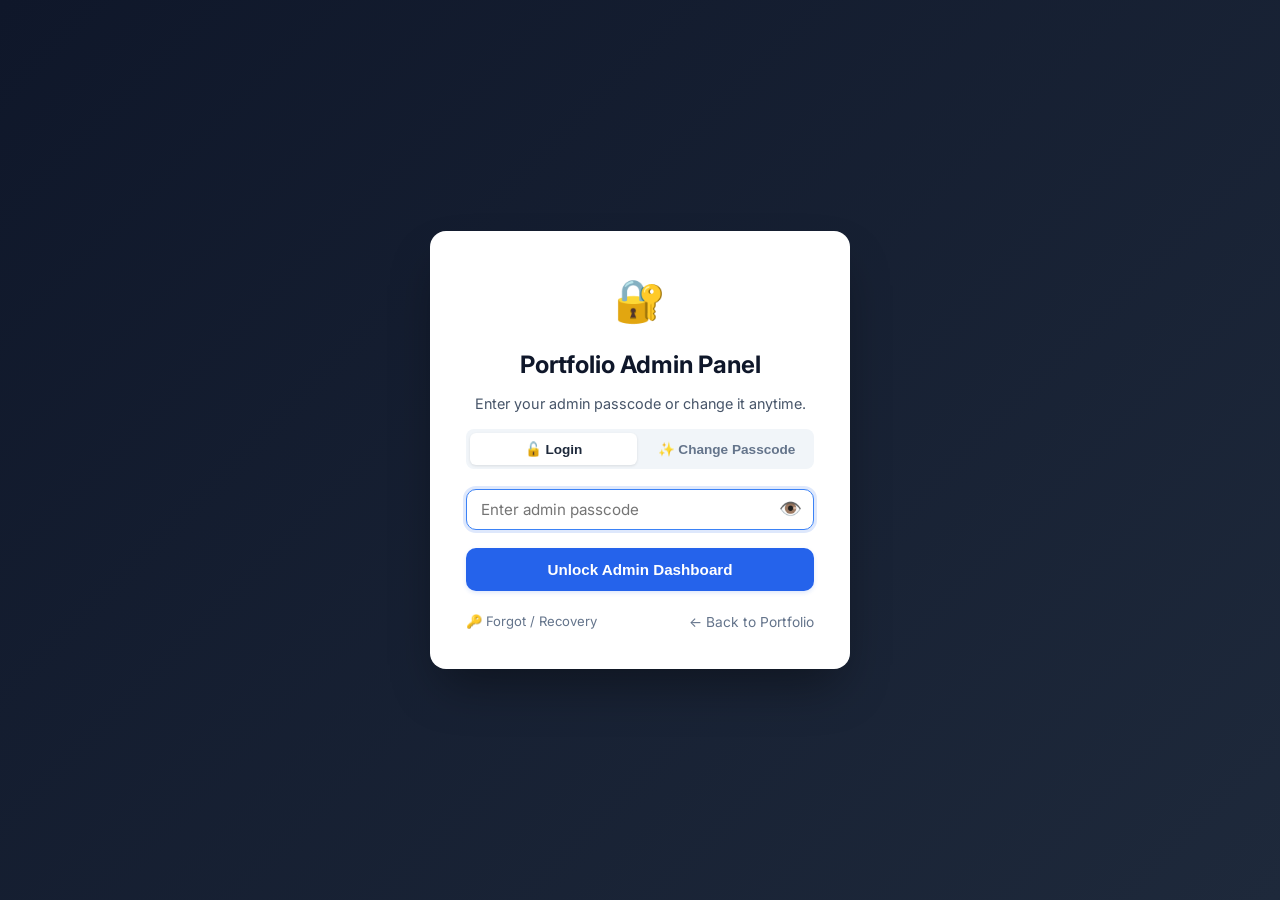
<file: admin.html>
﻿<!DOCTYPE html>
<html lang="en">
<head>
  <meta charset="UTF-8">
  <meta name="viewport" content="width=device-width, initial-scale=1.0">
  <title>Admin Dashboard - Mohit Bhatt Portfolio</title>
  <link rel="stylesheet" href="style.css">
  <link rel="preconnect" href="https://fonts.googleapis.com">
  <link rel="preconnect" href="https://fonts.gstatic.com" crossorigin>
  <link href="https://fonts.googleapis.com/css2?family=Inter:wght@400;500;600;700;800&display=swap" rel="stylesheet">
  <style>
    /* Admin specific styles */
    .admin-login-overlay {
      position: fixed;
      top: 0;
      left: 0;
      width: 100%;
      height: 100%;
      background: linear-gradient(135deg, #0f172a 0%, #1e293b 100%);
      display: flex;
      align-items: center;
      justify-content: center;
      z-index: 10000;
      padding: 20px;
      overflow-y: auto;
    }
    .admin-login-card {
      background: white;
      padding: 36px;
      border-radius: var(--radius-lg);
      width: 100%;
      max-width: 420px;
      box-shadow: 0 25px 50px -12px rgba(0, 0, 0, 0.4);
      text-align: center;
      animation: fadeIn 0.3s ease;
    }
    .admin-login-card h2 {
      margin-bottom: 8px;
      font-size: 1.5rem;
      color: #0f172a;
    }
    .admin-login-card p {
      color: var(--text-muted);
      font-size: 0.9rem;
      margin-bottom: 20px;
    }
    .password-field-wrapper {
      position: relative;
      display: flex;
      align-items: center;
    }
    .password-field-wrapper .form-control {
      padding-right: 42px;
    }
    .toggle-eye-btn {
      position: absolute;
      right: 12px;
      background: none;
      border: none;
      cursor: pointer;
      font-size: 1.15rem;
      color: #64748b;
      padding: 0;
      line-height: 1;
      display: flex;
      align-items: center;
      justify-content: center;
    }
    .toggle-eye-btn:hover {
      color: #0f172a;
    }
    .recovery-tab-btn {
      flex: 1;
      padding: 8px 12px;
      border-radius: 6px;
      border: none;
      font-size: 0.85rem;
      font-weight: 600;
      cursor: pointer;
      transition: all 0.2s;
    }
    .recovery-tab-btn.active {
      background: white;
      color: #1e293b;
      box-shadow: 0 1px 3px rgba(0,0,0,0.1);
    }
    .recovery-tab-btn:not(.active) {
      background: transparent;
      color: #64748b;
    }
    .badge-featured {
      background: #fef3c7;
      color: #b45309;
      font-size: 0.75rem;
      padding: 2px 8px;
      border-radius: 999px;
      font-weight: 700;
    }
    .link-type-pill {
      background: white;
      border: 1px solid #cbd5e1;
      padding: 6px 12px;
      border-radius: 999px;
      font-size: 0.8rem;
      font-weight: 600;
      color: #475569;
      cursor: pointer;
      transition: all 0.2s;
    }
    .link-type-pill:hover {
      border-color: #3b82f6;
      color: #2563eb;
    }
    .link-type-pill.active {
      background: #2563eb;
      border-color: #2563eb;
      color: white;
      box-shadow: 0 2px 6px rgba(37, 99, 235, 0.3);
    }
    /* GitHub Sync Modal */
    .sync-modal-overlay {
      display: none;
      position: fixed;
      top: 0;
      left: 0;
      width: 100%;
      height: 100%;
      background: rgba(15, 23, 42, 0.75);
      backdrop-filter: blur(4px);
      z-index: 3000;
      align-items: center;
      justify-content: center;
      padding: 20px;
    }
    .sync-modal-card {
      background: white;
      border-radius: 16px;
      max-width: 620px;
      width: 100%;
      padding: 24px;
      box-shadow: 0 20px 25px -5px rgba(0, 0, 0, 0.2);
      position: relative;
    }
  </style>
</head>
<body>

  <!-- Passcode & Authentication Overlay -->
  <div id="loginOverlay" class="admin-login-overlay">
    <!-- Standard Login Card -->
    <div id="loginCard" class="admin-login-card">
      <div style="font-size: 2.6rem; margin-bottom: 12px; user-select: none;">🔐</div>
      <h2>Portfolio Admin Panel</h2>
      <p style="margin-bottom: 14px;">Enter your admin passcode or change it anytime.</p>

      <!-- Navigation Tabs: Login vs Change Passcode -->
      <div style="display: flex; gap: 6px; margin-bottom: 20px; background: #f1f5f9; padding: 4px; border-radius: 8px;">
        <button type="button" id="tabMainLoginBtn" onclick="switchLoginTab('login')" class="recovery-tab-btn active">🔓 Login</button>
        <button type="button" id="tabMainChangeBtn" onclick="switchLoginTab('change')" class="recovery-tab-btn">✨ Change Passcode</button>
      </div>
      
      <!-- Rate-limit Warning Banner -->
      <div id="lockoutBanner" style="display: none; background: #fef2f2; border: 1px solid #fecaca; color: #991b1b; padding: 10px; border-radius: 8px; font-size: 0.82rem; margin-bottom: 16px;">
        ⚠️ Too many incorrect attempts. Screen locked for <span id="lockoutCountdown" style="font-weight: 700;">300</span>s.
      </div>

      <!-- Panel 1: Login Form -->
      <form id="loginForm" onsubmit="handleLogin(event)">
        <div class="form-group">
          <div class="password-field-wrapper">
            <input type="password" id="adminPasscode" class="form-control" placeholder="Enter admin passcode" required autofocus autocomplete="current-password">
            <button type="button" class="toggle-eye-btn" onclick="togglePass('adminPasscode', this)" title="Show/Hide Passcode">👁️</button>
          </div>
          <div id="attemptWarning" style="font-size: 0.78rem; color: #dc2626; margin-top: 5px; display: none; text-align: left;"></div>
        </div>
        <button type="submit" id="loginSubmitBtn" class="btn btn-primary" style="width: 100%; padding: 12px; font-weight: 600;">Unlock Admin Dashboard</button>
        
        <div style="display: flex; justify-content: space-between; align-items: center; margin-top: 20px; font-size: 0.86rem;">
          <a href="javascript:void(0)" onclick="openForgotScreen()" style="color: #64748b; text-decoration: none; font-size: 0.82rem;">🔑 Forgot / Recovery</a>
          <a href="index.html" style="color: #64748b; text-decoration: none;">← Back to Portfolio</a>
        </div>
      </form>

      <!-- Panel 2: Quick Change Passcode Form -->
      <form id="quickChangeForm" onsubmit="handleQuickChangePasscode(event)" style="display: none; text-align: left;">
        <div id="quickCurrentPassGroup" class="form-group" style="margin-bottom: 14px;">
          <label style="font-size: 0.85rem; font-weight: 600;">Current Passcode</label>
          <div class="password-field-wrapper">
            <input type="password" id="quickCurrentPasscode" class="form-control" placeholder="Enter current passcode">
            <button type="button" class="toggle-eye-btn" onclick="togglePass('quickCurrentPasscode', this)">👁️</button>
          </div>
        </div>
        <div class="form-group" style="margin-bottom: 14px;">
          <label style="font-size: 0.85rem; font-weight: 600;">New Passcode *</label>
          <div class="password-field-wrapper">
            <input type="password" id="quickNewPasscode" class="form-control" placeholder="Enter new passcode (min 8 chars)" required>
            <button type="button" class="toggle-eye-btn" onclick="togglePass('quickNewPasscode', this)">👁️</button>
          </div>
        </div>
        <div class="form-group" style="margin-bottom: 18px;">
          <label style="font-size: 0.85rem; font-weight: 600;">Confirm New Passcode *</label>
          <input type="password" id="quickConfirmPasscode" class="form-control" placeholder="Re-enter new passcode" required>
        </div>
        <button type="submit" class="btn btn-primary" style="width: 100%; padding: 12px; font-weight: 600;">💾 Save New Passcode</button>
        <div style="text-align: center; margin-top: 16px;">
          <a href="javascript:void(0)" onclick="switchLoginTab('login')" style="color: #64748b; text-decoration: none; font-size: 0.85rem;">← Back to Login</a>
        </div>
      </form>
    </div>

    <!-- Forgot Passcode Card (Info Only — No Frontend Recovery) -->
    <div id="forgotCard" class="admin-login-card" style="display: none; max-width: 440px;">
      <div style="font-size: 2.4rem; margin-bottom: 10px;">🔑</div>
      <h2>Forgot Passcode?</h2>

      <div style="background: #fef3c7; border: 1px solid #fde68a; border-radius: 8px; padding: 14px; margin: 16px 0; text-align: left; font-size: 0.86rem; color: #92400e; line-height: 1.6;">
        <strong>⚠️ Frontend-Only Website</strong><br>
        This portfolio is hosted as a static website (GitHub Pages). Secure password recovery requires a backend server, which is not available here.
      </div>

      <div style="background: #f0f9ff; border: 1px solid #bae6fd; border-radius: 8px; padding: 14px; margin-bottom: 16px; text-align: left; font-size: 0.85rem; color: #0c4a6e; line-height: 1.6;">
        <strong>🔧 How to Reset:</strong><br>
        1. Open browser DevTools (F12)<br>
        2. Go to Application → Local Storage<br>
        3. Delete the key: <code>mohit_admin_pass_hash</code><br>
        4. Refresh this page<br>
        5. Set a new password from the "Change Passcode" tab
      </div>

      <p style="font-size: 0.8rem; color: #64748b; margin-bottom: 16px;">
        💡 For production-grade recovery, integrate a backend API with email-based reset (bcrypt/Argon2id).
      </p>

      <div style="text-align: center;">
        <a href="javascript:void(0)" onclick="closeForgotScreen()" style="font-size: 0.85rem; color: #64748b; text-decoration: none;">← Back to Login</a>
      </div>
    </div>
  </div>

  <!-- Main Admin Interface (Protected: Hidden until passcode unlocked) -->
  <div id="adminMainContent" style="display: none;">
    <header class="navbar">
      <div class="container nav-container">
        <div class="nav-brand">
          <img src="photo1.jpg.png" alt="Mohit" class="brand-avatar" onerror="this.src='https://via.placeholder.com/80'">
          <div>
            <span class="brand-name">Portfolio Admin</span>
            <span class="brand-badge">Manager</span>
          </div>
        </div>
        <div class="nav-links">
          <a href="index.html" class="btn btn-secondary btn-sm">🌐 View Portfolio</a>
          <button onclick="openGitHubSyncModal()" class="btn btn-primary btn-sm" style="font-weight: 600;">☁️ Sync to GitHub</button>
          <button onclick="exportData()" class="btn btn-secondary btn-sm">📥 Export Backup (JSON)</button>
          <button onclick="handleLogout()" class="btn btn-danger btn-sm">🔒 Logout</button>
        </div>
      </div>
    </header>

    <main class="container" style="padding-top: 30px; padding-bottom: 50px;">
      <!-- Stats Row -->
      <div class="admin-stats-grid">
        <div class="stat-card">
          <div class="stat-icon">📁</div>
          <div>
            <div class="stat-number" id="totalProjectsCount">0</div>
            <div class="stat-label">Total Projects</div>
          </div>
        </div>
        <div class="stat-card">
          <div class="stat-icon">⭐</div>
          <div>
            <div class="stat-number" id="featuredProjectsCount">0</div>
            <div class="stat-label">Featured Projects</div>
          </div>
        </div>
        <div class="stat-card">
          <div class="stat-icon">🎓</div>
          <div>
            <div class="stat-number">Completed</div>
            <div class="stat-label">Diploma & Graduation</div>
          </div>
        </div>
        <div class="stat-card">
          <div class="stat-icon">🚀</div>
          <div>
            <div class="stat-number">Live</div>
            <div class="stat-label">AI Resume Analyzer</div>
          </div>
        </div>
      </div>

      <!-- Admin Main Grid -->
      <div class="admin-grid">
        <!-- Left Column: Add New Project Form -->
        <div>
          <div class="card">
            <h3 style="margin-bottom: 6px; font-size: 1.25rem;">➕ Add New Project</h3>
            <p style="color: var(--text-muted); font-size: 0.85rem; margin-bottom: 20px;">
              Fill this form to instantly add a project to your portfolio.
            </p>

            <form id="addProjectForm" onsubmit="handleSaveProject(event)">
              <input type="hidden" id="editProjectId" value="">

              <div class="form-group">
                <label for="pTitle">Project Title *</label>
                <input type="text" id="pTitle" class="form-control" placeholder="e.g. E-Commerce Store" required>
              </div>

              <div class="form-group">
                <label for="pSubtitle">Subtitle / Short Tagline</label>
                <input type="text" id="pSubtitle" class="form-control" placeholder="e.g. Full Stack Shopping Cart">
              </div>

              <div class="form-group">
                <label for="pDesc">Description *</label>
                <textarea id="pDesc" class="form-control" rows="3" placeholder="Explain what the project does..." required></textarea>
              </div>

              <!-- Interactive Project Link Selector -->
              <div style="background: #f8fafc; border: 1.5px solid #cbd5e1; border-radius: 10px; padding: 14px; margin-bottom: 16px;">
                <label style="font-weight: 700; font-size: 0.9rem; color: #1e293b; display: block; margin-bottom: 6px;">
                  🔗 Project Link Type (Choose What You Have)
                </label>
                <p style="font-size: 0.78rem; color: #64748b; margin-bottom: 10px;">
                  Select karein ki aapke paas is project ka kaunsa link hai:
                </p>

                <!-- Quick Type Selector Pills -->
                <div style="display: flex; flex-wrap: wrap; gap: 6px; margin-bottom: 12px;">
                  <button type="button" id="pillWeb" class="link-type-pill active" onclick="selectLinkType('web')">🌐 Live Website (Render/Vercel/URL)</button>
                  <button type="button" id="pillFile" class="link-type-pill" onclick="selectLinkType('file')">📄 Local HTML File in Portfolio</button>
                  <button type="button" id="pillGithub" class="link-type-pill" onclick="selectLinkType('github')">🐙 GitHub Code Only</button>
                  <button type="button" id="pillProgress" class="link-type-pill" onclick="selectLinkType('progress')">⏳ In Progress / Coming Soon</button>
                </div>

                <div class="form-row" style="display: grid; grid-template-columns: 1fr 1fr; gap: 12px;">
                  <div class="form-group" style="margin-bottom: 0;">
                    <label for="pLive" id="pLiveLabel" style="font-size: 0.85rem; font-weight: 600;">
                      Live Demo URL / File Name
                    </label>
                    <input type="text" id="pLive" class="form-control" placeholder="https://my-app.onrender.com">
                    <span id="pLiveHelp" style="display: block; font-size: 0.75rem; color: #64748b; margin-top: 4px;">
                      💡 Live website ka full link daalein (Render, Vercel, Netlify, ya koi domain)
                    </span>
                  </div>

                  <div class="form-group" style="margin-bottom: 0;">
                    <label for="pGithub" style="font-size: 0.85rem; font-weight: 600;">GitHub Repository URL</label>
                    <input type="text" id="pGithub" class="form-control" placeholder="https://github.com/mohitbhattuk01/...">
                    <span style="display: block; font-size: 0.75rem; color: #64748b; margin-top: 4px;">
                      🐙 GitHub par repository code link
                    </span>
                  </div>
                </div>

                <!-- Dropdown / Pickers for local files if type is 'file' -->
                <div id="localFilePicker" style="display: none; margin-top: 10px; padding-top: 10px; border-top: 1px dashed #cbd5e1;">
                  <span style="font-size: 0.8rem; font-weight: 600; color: #334155;">Portfolio folder me already bani files choose karein:</span>
                  <div style="display: flex; gap: 6px; flex-wrap: wrap; margin-top: 6px;">
                    <button type="button" class="tag" style="cursor: pointer; background: #e0f2fe; color: #0369a1; border: 1px solid #bae6fd;" onclick="setLocalFile('project1.html')">🧮 project1.html (Calculator)</button>
                    <button type="button" class="tag" style="cursor: pointer; background: #e0f2fe; color: #0369a1; border: 1px solid #bae6fd;" onclick="setLocalFile('weather.html')">🌦️ weather.html (Weather App)</button>
                    <button type="button" class="tag" style="cursor: pointer; background: #e0f2fe; color: #0369a1; border: 1px solid #bae6fd;" onclick="setLocalFile('hhh.html')">🎤 hhh.html (Voice To-Do)</button>
                  </div>
                </div>
              </div>

              <div class="form-row" style="display: grid; grid-template-columns: 1fr 1fr; gap: 12px;">
                <div class="form-group">
                  <label for="pTags">Tech Tags (comma separated)</label>
                  <input type="text" id="pTags" class="form-control" placeholder="HTML5, CSS3, JavaScript, Python" value="HTML5, CSS3, JavaScript">
                </div>
                <div class="form-group">
                  <label for="pBadge">Category / Badge</label>
                  <input type="text" id="pBadge" class="form-control" placeholder="e.g. Web App, Mini Game, Utility" value="Web App">
                </div>
              </div>

              <div class="form-group">
                <label for="pIcon">Icon Emoji</label>
                <select id="pIcon" class="form-control">
                  <option value="🚀">🚀 Rocket</option>
                  <option value="💻">💻 Laptop / Web</option>
                  <option value="📱">📱 Mobile</option>
                  <option value="📄">📄 Document</option>
                  <option value="🧮">🧮 Calculator</option>
                  <option value="🌦️">🌦️ Weather</option>
                  <option value="🎮">🎮 Game</option>
                  <option value="🛒">🛒 E-Commerce</option>
                  <option value="🤖">🤖 AI / Bot</option>
                </select>
              </div>

              <div class="form-group" style="display: flex; align-items: center; gap: 8px; margin-top: 10px;">
                <input type="checkbox" id="pFeatured" style="width: auto;">
                <label for="pFeatured" style="margin: 0; font-size: 0.9rem; cursor: pointer;">
                  ⭐ <strong>Feature on Homepage Top Spotlight</strong>
                </label>
              </div>

              <div style="display: flex; gap: 10px; margin-top: 20px;">
                <button type="submit" id="submitBtn" class="btn btn-primary" style="flex: 1;">💾 Save Project</button>
                <button type="button" id="cancelEditBtn" onclick="resetForm()" class="btn btn-secondary" style="display: none;">Cancel</button>
              </div>
            </form>
          </div>

          <!-- Profile Quick Updates -->
          <div class="card" style="margin-top: 24px;">
            <h3 style="font-size: 1.15rem; margin-bottom: 12px;">👤 Profile & Bio Quick Edit</h3>
            <form id="profileForm" onsubmit="handleSaveProfile(event)">
              <div class="form-group">
                <label>Education Status Tagline</label>
                <input type="text" id="profStatus" class="form-control" value="3-Year Diploma in IT & Graduation (Completed) • Web Developer">
              </div>
              <div class="form-group">
                <label>About Me Bio</label>
                <textarea id="profBio" class="form-control" rows="3"></textarea>
              </div>
              <button type="submit" class="btn btn-secondary btn-sm" style="width: 100%;">Update Bio & Status</button>
            </form>
          </div>

          <!-- Resume Management Card -->
          <div class="card" style="margin-top: 24px; border: 1px solid #c7d2fe; background: #fdfefe;">
            <h3 style="font-size: 1.15rem; margin-bottom: 8px; display: flex; align-items: center; gap: 8px;">
              <span>📄</span> Resume Management
            </h3>
            <p style="color: var(--text-muted); font-size: 0.82rem; margin-bottom: 14px;">
              Manage your active portfolio resume (PDF file).
            </p>
            <div style="background: #f1f5f9; padding: 12px; border-radius: 8px; margin-bottom: 14px; font-size: 0.85rem;">
              <div style="display: flex; justify-content: space-between; align-items: center;">
                <span><strong>File:</strong> <code>resume.pdf</code></span>
                <span style="color: #059669; font-weight: 600;">✅ Active</span>
              </div>
            </div>
            <div style="display: flex; gap: 8px;">
              <a href="resume.pdf" target="_blank" class="btn btn-secondary btn-sm" style="flex: 1; text-align: center;">
                👁️ View Resume
              </a>
              <a href="resume.pdf" download class="btn btn-secondary btn-sm" style="flex: 1; text-align: center;">
                📥 Download
              </a>
            </div>
            <p style="color: #64748b; font-size: 0.78rem; margin-top: 10px; line-height: 1.4;">
              💡 <strong>Tip:</strong> To update your resume, simply place your new PDF named <code>resume.pdf</code> into your portfolio folder.
            </p>
          </div>

          <!-- Change Passcode Card -->
          <div class="card" style="margin-top: 24px; border: 1px solid #bfdbfe; background: #f8fafc;">
            <h3 style="font-size: 1.15rem; margin-bottom: 8px; display: flex; align-items: center; gap: 8px;">
              <span>🔐</span> Change Admin Passcode
            </h3>
            <p style="color: var(--text-muted); font-size: 0.82rem; margin-bottom: 16px;">
              Set a new custom passcode anytime. Your password is stored as a SHA-256 hash (frontend-only, not production-grade).
            </p>
            <form id="changePasscodeForm" onsubmit="handleChangePasscode(event)">
              <div class="form-group">
                <label style="font-size: 0.85rem; font-weight: 600;">Current Passcode *</label>
                <div class="password-field-wrapper">
                  <input type="password" id="currentPasscode" class="form-control" placeholder="Enter current passcode" required>
                  <button type="button" class="toggle-eye-btn" onclick="togglePass('currentPasscode', this)">👁️</button>
                </div>
              </div>
              <div class="form-group">
                <label style="font-size: 0.85rem; font-weight: 600;">New Passcode *</label>
                <div class="password-field-wrapper">
                  <input type="password" id="newPasscode" class="form-control" placeholder="Enter new passcode (min 8 chars)" required>
                  <button type="button" class="toggle-eye-btn" onclick="togglePass('newPasscode', this)">👁️</button>
                </div>
              </div>
              <div class="form-group">
                <label style="font-size: 0.85rem; font-weight: 600;">Confirm New Passcode *</label>
                <input type="password" id="confirmNewPasscode" class="form-control" placeholder="Re-enter new passcode" required>
              </div>
              <div style="display: flex; gap: 8px; margin-top: 14px;">
                <button type="submit" class="btn btn-primary btn-sm" style="flex: 1;">💾 Save New Passcode</button>
              </div>
            </form>
          </div>
        </div>

        <!-- Right Column: Project Inventory Table -->
        <div>
          <div class="card">
            <div style="display: flex; justify-content: space-between; align-items: center; margin-bottom: 20px;">
              <div>
                <h3 style="font-size: 1.25rem;">📋 Manage All Projects</h3>
                <p style="color: var(--text-muted); font-size: 0.85rem;">All projects currently appearing on your website.</p>
              </div>
              <button onclick="resetDefaults()" class="btn btn-secondary btn-sm" title="Restore initial projects if needed">
                🔄 Reset to Defaults
              </button>
            </div>

            <div style="overflow-x: auto;">
              <table class="admin-table">
                <thead>
                  <tr>
                    <th>Icon</th>
                    <th>Project Name</th>
                    <th>Type</th>
                    <th>Live Demo</th>
                    <th>Actions</th>
                  </tr>
                </thead>
                <tbody id="projectsTableBody">
                  <!-- Injected via JavaScript -->
                </tbody>
              </table>
            </div>
          </div>
        </div>
      </div>
    </main>
  <!-- GitHub Sync & Live Update Modal -->
  <div id="syncModal" class="sync-modal-overlay">
    <div class="sync-modal-card">
      <div style="display: flex; justify-content: space-between; align-items: center; margin-bottom: 14px;">
        <h3 style="font-size: 1.25rem; font-weight: 700; color: #0f172a; display: flex; align-items: center; gap: 8px;">
          <span>☁️</span> GitHub Sync &amp; Live Website Update
        </h3>
        <button onclick="closeGitHubSyncModal()" style="background: none; border: none; font-size: 1.4rem; cursor: pointer; color: #64748b;">✕</button>
      </div>

      <div style="background: #f0fdf4; border: 1px solid #bbf7d0; border-radius: 8px; padding: 12px; margin-bottom: 14px; font-size: 0.86rem; color: #166534; line-height: 1.5;">
        ✅ <strong>Admin Panel me project successfully save ho gaya hai!</strong><br>
        Aapke browser me ye turant show hoga. Is project ko poori duniya ke visitors ke liye live GitHub Pages par upload karne ke liye neeche diye 2 methods me se ek use karein:
      </div>

      <div style="display: flex; flex-direction: column; gap: 12px; margin-bottom: 18px;">
        <div style="background: #f8fafc; border: 1px solid #e2e8f0; border-radius: 8px; padding: 12px;">
          <h4 style="font-size: 0.95rem; margin-bottom: 4px; color: #1e293b;">🚀 Method 1: AI Assistant Se Push Karwayein (Sabse Aasan)</h4>
          <p style="font-size: 0.82rem; color: #64748b; margin-bottom: 10px;">
            Neeche button dabakar updated code copy karein aur chat me bol dein <em>"ye code github par push kar do"</em>. Main turant live kar dunga!
          </p>
          <button type="button" onclick="copyDataJSCode()" class="btn btn-primary btn-sm" style="font-weight: 600;">
            📋 Copy Updated data.js Code
          </button>
        </div>

        <div style="background: #f8fafc; border: 1px solid #e2e8f0; border-radius: 8px; padding: 12px;">
          <h4 style="font-size: 0.95rem; margin-bottom: 4px; color: #1e293b;">📥 Method 2: Download data.js File</h4>
          <p style="font-size: 0.82rem; color: #64748b; margin-bottom: 10px;">
            Updated file download karein aur apne portfolio folder ke andar purani <code>data.js</code> file ko replace kar dein.
          </p>
          <button type="button" onclick="downloadDataJSFile()" class="btn btn-secondary btn-sm" style="font-weight: 600;">
            📥 Download data.js File
          </button>
        </div>
      </div>

      <div style="text-align: right;">
        <button type="button" onclick="closeGitHubSyncModal()" class="btn btn-secondary btn-sm">Close</button>
      </div>
    </div>
  </div>

  <!-- Toast Container -->
  <div id="toastContainer" class="toast-container"></div>

  <!-- Scripts -->
  <script src="data.js"></script>
  <script>
    // ============================================
    // ADMIN AUTHENTICATION SYSTEM
    // ⚠️ SECURITY NOTICE: This is a frontend-only
    // SHA-256 hash implementation. It is NOT
    // production-grade security. Anyone with
    // browser DevTools can modify localStorage.
    // For real security, use a backend server
    // with bcrypt/Argon2id password hashing.
    // ============================================

    // Storage Keys
    const AUTH_HASH_KEY = 'mohit_admin_pass_hash';
    const AUTH_SESSION_KEY = 'mohit_admin_auth';
    const AUTH_FAIL_KEY = 'mohit_failed_attempts';
    const AUTH_LOCKOUT_KEY = 'mohit_admin_lockout';

    // SHA-256 hash using Web Crypto API (built into all modern browsers)
    async function sha256(message) {
      const msgBuffer = new TextEncoder().encode(message);
      const hashBuffer = await crypto.subtle.digest('SHA-256', msgBuffer);
      const hashArray = Array.from(new Uint8Array(hashBuffer));
      return hashArray.map(b => b.toString(16).padStart(2, '0')).join('');
    }

    // Default Cryptographic SHA-256 Hash for Master Passcode (Mohit@Admin#2026)
    const DEFAULT_AUTH_HASH = '091274b7ab1d7b2736b9d7e0389ef60e332893a5a224e9ef07a95e3f1fa4d6d3';
    const OLD_MOHIT_121_HASH = '5a81282cb943ba5da1e061f2a65f91ae47f8d0c2d247f9cebb88c3973f66caba';

    // Auto-wipe old mohit@121 hash and reset to Mohit@Admin#2026
    (function enforceNewMasterPassword() {
      const cur = localStorage.getItem(AUTH_HASH_KEY);
      if (!cur || cur === OLD_MOHIT_121_HASH || localStorage.getItem('mohit_pass_ver') !== '2026') {
        localStorage.setItem(AUTH_HASH_KEY, DEFAULT_AUTH_HASH);
        localStorage.setItem('mohit_pass_ver', '2026');
        localStorage.removeItem(AUTH_LOCKOUT_KEY);
        localStorage.setItem(AUTH_FAIL_KEY, '0');
      }
    })();

    // Password Hash Storage
    function getStoredHash() {
      const stored = localStorage.getItem(AUTH_HASH_KEY);
      if (!stored || stored === OLD_MOHIT_121_HASH) {
        return DEFAULT_AUTH_HASH;
      }
      return stored;
    }

    function setStoredHash(hash) {
      localStorage.setItem(AUTH_HASH_KEY, hash);
    }

    // One-time migration from old plaintext password storage
    async function migrateOldPlaintext() {
      const oldKey = 'mohit_admin_passcode';
      const oldPass = localStorage.getItem(oldKey);
      const existingHash = getStoredHash();

      if (oldPass && !existingHash) {
        // Old plaintext found, no hash yet — migrate it
        const hash = await sha256(oldPass);
        setStoredHash(hash);
        console.log('Auth: Migrated old plaintext password to SHA-256 hash.');
      }
      // Always clean up old plaintext key if it exists
      if (oldPass) {
        localStorage.removeItem(oldKey);
      }
      // Clean up any old master password storage keys
      localStorage.removeItem('mohit_admin_master_keys');
      localStorage.removeItem('mohit_admin_backup_pass');
    }

    // Tab Switcher between Login and Quick Change Passcode
    function switchLoginTab(mode) {
      const isLogin = mode === 'login';
      const loginForm = document.getElementById('loginForm');
      const quickForm = document.getElementById('quickChangeForm');
      const tabLogin = document.getElementById('tabMainLoginBtn');
      const tabChange = document.getElementById('tabMainChangeBtn');

      if (loginForm) loginForm.style.display = isLogin ? 'block' : 'none';
      if (quickForm) quickForm.style.display = isLogin ? 'none' : 'block';
      if (tabLogin) tabLogin.className = 'recovery-tab-btn ' + (isLogin ? 'active' : '');
      if (tabChange) tabChange.className = 'recovery-tab-btn ' + (isLogin ? '' : 'active');

      // First-time setup: hide current password field if no hash exists yet
      const currentPassGroup = document.getElementById('quickCurrentPassGroup');
      if (currentPassGroup) {
        currentPassGroup.style.display = getStoredHash() ? 'block' : 'none';
      }
    }

    // Change passcode from login screen
    async function handleQuickChangePasscode(e) {
      e.preventDefault();
      const current = document.getElementById('quickCurrentPasscode').value;
      const newPass = document.getElementById('quickNewPasscode').value;
      const confirmPass = document.getElementById('quickConfirmPasscode').value;

      const storedHash = getStoredHash();

      // If a hash exists, verify current password first
      if (storedHash) {
        if (!current) {
          alert('❌ Please enter your current passcode.');
          return;
        }
        const currentHash = await sha256(current);
        if (currentHash !== storedHash) {
          alert('❌ Current passcode is incorrect!');
          return;
        }
      }
      // If no hash exists, this is first-time setup — no current password needed

      if (!newPass || newPass.length < 8) {
        alert('⚠️ New passcode must be at least 8 characters long.');
        return;
      }

      if (newPass !== confirmPass) {
        alert('❌ New Passcode and Confirm Passcode do not match!');
        return;
      }

      const newHash = await sha256(newPass);
      setStoredHash(newHash);
      alert('🎉 Passcode successfully ' + (storedHash ? 'changed' : 'set') + '! You can now login.');
      document.getElementById('quickChangeForm').reset();
      switchLoginTab('login');
    }

    // Toggle Password Visibility
    function togglePass(inputId, btn) {
      const input = document.getElementById(inputId);
      if (!input) return;
      if (input.type === 'password') {
        input.type = 'text';
        if (btn) btn.textContent = '🙈';
      } else {
        input.type = 'password';
        if (btn) btn.textContent = '👁️';
      }
    }

    // Rate Limiting (Max 3 failed attempts, 5 minute lockout)
    // ⚠️ This is client-side only — not real security, just user-friendly protection
    function checkLockout() {
      const lockUntil = parseInt(localStorage.getItem(AUTH_LOCKOUT_KEY) || '0', 10);
      const now = Date.now();
      const banner = document.getElementById('lockoutBanner');
      const passInput = document.getElementById('adminPasscode');
      const submitBtn = document.getElementById('loginSubmitBtn');
      const countdownSpan = document.getElementById('lockoutCountdown');

      if (lockUntil > now) {
        const remainingSec = Math.ceil((lockUntil - now) / 1000);
        if (banner) banner.style.display = 'block';
        if (countdownSpan) countdownSpan.textContent = remainingSec;
        if (passInput) passInput.disabled = true;
        if (submitBtn) submitBtn.disabled = true;
        setTimeout(checkLockout, 1000);
        return true;
      } else {
        if (banner && banner.style.display !== 'none') {
          banner.style.display = 'none';
        }
        if (passInput) passInput.disabled = false;
        if (submitBtn) submitBtn.disabled = false;
        localStorage.removeItem(AUTH_LOCKOUT_KEY);
        localStorage.setItem(AUTH_FAIL_KEY, '0');
        return false;
      }
    }

    // Auth Check (called on page load)
    async function checkAuth() {
      await migrateOldPlaintext();
      checkLockout();

      const isAuth = sessionStorage.getItem(AUTH_SESSION_KEY);
      const overlay = document.getElementById('loginOverlay');
      const mainContent = document.getElementById('adminMainContent');

      if (isAuth === 'true') {
        if (overlay) overlay.style.display = 'none';
        if (mainContent) mainContent.style.display = 'block';
        loadDashboard();
      } else {
        if (overlay) overlay.style.display = 'flex';
        if (mainContent) mainContent.style.display = 'none';
      }

      // If no password hash exists, guide user to set one
      if (!getStoredHash()) {
        switchLoginTab('change');
        showToast('🔐 Welcome! Please set your admin password first.');
      }
    }

    // Handle Login
    async function handleLogin(e) {
      e.preventDefault();

      const entered = document.getElementById('adminPasscode').value;
      const storedHash = getStoredHash();
      const warningDiv = document.getElementById('attemptWarning');

      if (!storedHash) {
        alert('⚠️ No password set yet. Please set your password first using the "Change Passcode" tab.');
        switchLoginTab('change');
        return;
      }

      if (checkLockout()) return;

      const enteredHash = await sha256(entered);

      // Explicitly reject old mohit@121
      if (entered.trim() === 'mohit@121') {
        let fails = parseInt(localStorage.getItem(AUTH_FAIL_KEY) || '0', 10) + 1;
        localStorage.setItem(AUTH_FAIL_KEY, fails.toString());
        if (warningDiv) {
          warningDiv.textContent = '❌ mohit@121 has been deactivated! Please enter your new password.';
          warningDiv.style.display = 'block';
        }
        return;
      }

      if (enteredHash === storedHash || enteredHash === DEFAULT_AUTH_HASH) {
        // ✅ Login Success
        localStorage.removeItem(AUTH_LOCKOUT_KEY);
        localStorage.setItem(AUTH_FAIL_KEY, '0');
        sessionStorage.setItem(AUTH_SESSION_KEY, 'true');
        document.getElementById('loginOverlay').style.display = 'none';
        document.getElementById('adminMainContent').style.display = 'block';
        if (warningDiv) warningDiv.style.display = 'none';
        showToast('✅ Logged in successfully!');
        loadDashboard();
        return;
      }

      // ❌ Login Failed
      let fails = parseInt(localStorage.getItem(AUTH_FAIL_KEY) || '0', 10) + 1;
      localStorage.setItem(AUTH_FAIL_KEY, fails.toString());

      if (fails >= 3) {
        localStorage.setItem(AUTH_LOCKOUT_KEY, (Date.now() + 5 * 60 * 1000).toString());
        if (warningDiv) warningDiv.style.display = 'none';
        alert('🛑 3 incorrect attempts. Screen locked for 5 minutes.');
        checkLockout();
      } else {
        const remaining = 3 - fails;
        if (warningDiv) {
          warningDiv.textContent = `❌ Incorrect passcode! ${remaining} attempt(s) remaining before lock.`;
          warningDiv.style.display = 'block';
        }
      }
    }

    // Logout
    function handleLogout() {
      sessionStorage.removeItem(AUTH_SESSION_KEY);
      window.location.reload();
    }

    // Forgot Passcode Screen (info only — no bypass)
    function openForgotScreen() {
      const loginCard = document.getElementById('loginCard');
      const forgotCard = document.getElementById('forgotCard');
      if (loginCard) loginCard.style.display = 'none';
      if (forgotCard) forgotCard.style.display = 'block';
    }

    function closeForgotScreen() {
      const loginCard = document.getElementById('loginCard');
      const forgotCard = document.getElementById('forgotCard');
      if (forgotCard) forgotCard.style.display = 'none';
      if (loginCard) loginCard.style.display = 'block';
    }

    // Change Passcode from inside Admin Panel
    async function handleChangePasscode(e) {
      e.preventDefault();
      const current = document.getElementById('currentPasscode').value;
      const newPass = document.getElementById('newPasscode').value;
      const confirmPass = document.getElementById('confirmNewPasscode').value;

      const storedHash = getStoredHash();

      if (!storedHash) {
        alert('⚠️ No password currently set. This should not happen.');
        return;
      }

      const currentHash = await sha256(current);
      if (currentHash !== storedHash) {
        alert('❌ Current passcode is incorrect!');
        return;
      }

      if (!newPass || newPass.length < 8) {
        alert('⚠️ New password must be at least 8 characters long.');
        return;
      }

      if (newPass !== confirmPass) {
        alert('❌ New Passcode and Confirm Passcode do not match!');
        return;
      }

      const newHash = await sha256(newPass);
      setStoredHash(newHash);
      document.getElementById('changePasscodeForm').reset();
      showToast('🎉 Password successfully changed!');
      alert('✅ Your passcode has been successfully changed!');
    }

    // ============================================
    // DASHBOARD & PROJECT MANAGEMENT
    // (Preserved exactly — no auth changes below)
    // ============================================

    // Load Dashboard Data
    function loadDashboard() {
      const projects = PortfolioData.getProjects();
      const profile = PortfolioData.getProfile();

      // Stats
      document.getElementById('totalProjectsCount').textContent = projects.length;
      document.getElementById('featuredProjectsCount').textContent = projects.filter(p => p.featured).length;

      // Profile Form
      document.getElementById('profStatus').value = profile.status || "3-Year Diploma in IT & Graduation (Completed) • Web Developer";
      document.getElementById('profBio').value = profile.bio || "";

      // Projects Table
      const tbody = document.getElementById('projectsTableBody');
      tbody.innerHTML = '';

      projects.forEach(p => {
        const tr = document.createElement('tr');
        const isCore = p.id === 'ai-resume-analyzer';

        tr.innerHTML = `
          <td style="font-size: 1.5rem; text-align: center;">${p.icon || '📁'}</td>
          <td>
            <strong>${p.title}</strong>
            ${p.featured ? '<span class="badge-featured" style="margin-left:6px;">⭐ Featured</span>' : ''}
            ${p.isLiveRender ? '<span class="badge-render" style="margin-left:6px;font-size:0.7rem;">🟢 Render</span>' : ''}
            <div style="font-size: 0.75rem; color: var(--text-light); margin-top: 2px;">
              ${(p.tags || []).join(' • ')}
            </div>
          </td>
          <td><span class="tag">${p.badge || 'App'}</span></td>
          <td>
            <a href="${p.liveUrl}" target="_blank" style="font-size: 0.85rem;">
              🔗 ${p.liveUrl.length > 25 ? p.liveUrl.substring(0, 25) + '...' : p.liveUrl}
            </a>
          </td>
          <td>
            <div class="project-actions">
              <button onclick="editProject('${p.id}')" class="btn btn-secondary btn-sm" title="Edit">✏️</button>
              ${isCore 
                ? '<button class="btn btn-secondary btn-sm" title="Core Render Project cannot be deleted" disabled style="opacity: 0.5; cursor: not-allowed;">🔒</button>'
                : `<button onclick="deleteProjectItem('${p.id}')" class="btn btn-danger btn-sm" title="Delete">🗑️</button>`
              }
            </div>
          </td>
        `;
        tbody.appendChild(tr);
      });
    }

    // Link Type Selector
    function selectLinkType(type) {
      const pLive = document.getElementById('pLive');
      const pGithub = document.getElementById('pGithub');
      const pLiveHelp = document.getElementById('pLiveHelp');
      const pBadge = document.getElementById('pBadge');
      const filePicker = document.getElementById('localFilePicker');
      
      const pills = ['pillWeb', 'pillFile', 'pillGithub', 'pillProgress'];
      pills.forEach(id => {
        const btn = document.getElementById(id);
        if (btn) btn.classList.remove('active');
      });

      if (type === 'web') {
        const b = document.getElementById('pillWeb');
        if (b) b.classList.add('active');
        pLive.placeholder = "https://my-app.onrender.com";
        pLiveHelp.textContent = "💡 Live website ka full link daalein (Render, Vercel, Netlify, ya domain)";
        if (filePicker) filePicker.style.display = 'none';
        if (pLive.value === '#' || pLive.value.endsWith('.html')) pLive.value = '';
      } else if (type === 'file') {
        const b = document.getElementById('pillFile');
        if (b) b.classList.add('active');
        pLive.placeholder = "myproject.html";
        pLiveHelp.textContent = "💡 Portfolio folder me bani .html file ka naam likhein ya niche se pick karein";
        if (filePicker) filePicker.style.display = 'block';
      } else if (type === 'github') {
        const b = document.getElementById('pillGithub');
        if (b) b.classList.add('active');
        pLiveHelp.textContent = "🐙 Live deployment nahi hai toh direct GitHub repo link use hoga!";
        if (filePicker) filePicker.style.display = 'none';
        if (pGithub.value) pLive.value = pGithub.value;
        else pLive.placeholder = "Auto uses GitHub URL";
      } else if (type === 'progress') {
        const b = document.getElementById('pillProgress');
        if (b) b.classList.add('active');
        pLive.value = "#";
        pLiveHelp.textContent = "⏳ Project abhi ban raha hai - Portfolio par 'In Development' badge aayega!";
        if (filePicker) filePicker.style.display = 'none';
        if (pBadge && (!pBadge.value || pBadge.value === 'Web App')) pBadge.value = "In Development";
      }
    }

    function setLocalFile(filename) {
      document.getElementById('pLive').value = filename;
    }

    // GitHub Sync Modal Handlers
    function openGitHubSyncModal() {
      const modal = document.getElementById('syncModal');
      if (modal) modal.style.display = 'flex';
    }

    function closeGitHubSyncModal() {
      const modal = document.getElementById('syncModal');
      if (modal) modal.style.display = 'none';
    }

    function generateDataJSString() {
      const allData = PortfolioData.getAll();
      return `/**
 * Portfolio Data Store & Management System
 * Auto-synchronized from Admin Panel
 */

const DEFAULT_PORTFOLIO_DATA = ${JSON.stringify(allData, null, 2)};

const STORAGE_KEY = 'mohit_portfolio_data_v5';

// Portfolio Data Manager API
const PortfolioData = {
  getAll: function() {
    try {
      const stored = localStorage.getItem(STORAGE_KEY);
      if (!stored) {
        this.saveAll(DEFAULT_PORTFOLIO_DATA);
        return DEFAULT_PORTFOLIO_DATA;
      }
      return JSON.parse(stored);
    } catch (e) {
      return DEFAULT_PORTFOLIO_DATA;
    }
  },
  saveAll: function(data) {
    try {
      localStorage.setItem(STORAGE_KEY, JSON.stringify(data));
      return true;
    } catch (e) {
      return false;
    }
  },
  getProjects: function() {
    return this.getAll().projects || [];
  },
  getFeaturedProjects: function() {
    return this.getProjects().filter(p => p.featured);
  },
  getEducation: function() {
    return this.getAll().education || DEFAULT_PORTFOLIO_DATA.education;
  },
  getProfile: function() {
    return this.getAll().profile || DEFAULT_PORTFOLIO_DATA.profile;
  },
  addProject: function(project) {
    const data = this.getAll();
    if (!project.id) project.id = 'proj-' + Date.now();
    data.projects.push(project);
    this.saveAll(data);
    return project;
  },
  updateProject: function(id, updatedFields) {
    const data = this.getAll();
    const index = data.projects.findIndex(p => p.id === id);
    if (index !== -1) {
      data.projects[index] = { ...data.projects[index], ...updatedFields };
      this.saveAll(data);
      return true;
    }
    return false;
  },
  deleteProject: function(id) {
    if (id === 'ai-resume-analyzer') {
      alert('The core Final Year Project cannot be deleted.');
      return false;
    }
    const data = this.getAll();
    data.projects = data.projects.filter(p => p.id !== id);
    this.saveAll(data);
    return true;
  },
  resetDefaults: function() {
    this.saveAll(DEFAULT_PORTFOLIO_DATA);
    return DEFAULT_PORTFOLIO_DATA;
  },
  exportJSON: function() {
    const dataStr = "data:text/json;charset=utf-8," + encodeURIComponent(JSON.stringify(this.getAll(), null, 2));
    const a = document.createElement('a');
    a.setAttribute("href", dataStr);
    a.setAttribute("download", "mohit_portfolio_data.json");
    document.body.appendChild(a);
    a.click();
    a.remove();
  }
};

window.PortfolioData = PortfolioData;
`;
    }

    function copyDataJSCode() {
      const code = generateDataJSString();
      if (navigator.clipboard && navigator.clipboard.writeText) {
        navigator.clipboard.writeText(code).then(() => {
          showToast('📋 Updated code copy ho gaya! Chat me paste kar dijiye.');
          alert('📋 Updated data.js code copy ho gaya hai!\n\nAap is code ko chat me paste kar dein, main turant GitHub par push kar dunga!');
        }).catch(() => {
          prompt('Neeche diye code ko copy karein:', code);
        });
      } else {
        prompt('Neeche diye code ko copy karein:', code);
      }
    }

    function downloadDataJSFile() {
      const code = generateDataJSString();
      const blob = new Blob([code], { type: 'text/javascript' });
      const a = document.createElement('a');
      a.href = URL.createObjectURL(blob);
      a.download = 'data.js';
      document.body.appendChild(a);
      a.click();
      a.remove();
      showToast('📥 data.js file download ho gayi!');
    }

    // Save or Update Project
    function handleSaveProject(e) {
      e.preventDefault();
      const editId = document.getElementById('editProjectId').value;
      const title = document.getElementById('pTitle').value.trim();
      const subtitle = document.getElementById('pSubtitle').value.trim();
      const desc = document.getElementById('pDesc').value.trim();
      let live = document.getElementById('pLive').value.trim();
      const github = document.getElementById('pGithub').value.trim();
      const tagsStr = document.getElementById('pTags').value.trim();
      const icon = document.getElementById('pIcon').value;
      const badge = document.getElementById('pBadge').value.trim();
      const featured = document.getElementById('pFeatured').checked;

      // Smart link fallback
      if (!live) {
        if (github) live = github;
        else live = '#';
      }

      const tags = tagsStr ? tagsStr.split(',').map(t => t.trim()).filter(Boolean) : ['Web App'];

      const projectData = {
        title,
        subtitle: subtitle || title,
        description: desc,
        liveUrl: live,
        githubUrl: github || (live.includes('github.com') ? live : 'https://github.com/mohitbhattuk01'),
        tags,
        icon,
        badge: badge || 'Web App',
        featured
      };

      if (editId) {
        PortfolioData.updateProject(editId, projectData);
        showToast(`✅ "${title}" updated successfully!`);
      } else {
        projectData.id = 'proj-' + Date.now();
        PortfolioData.addProject(projectData);
        showToast(`🎉 New project "${title}" added to portfolio!`);
      }

      resetForm();
      loadDashboard();
      openGitHubSyncModal();
    }

    // Edit Project
    function editProject(id) {
      const projects = PortfolioData.getProjects();
      const p = projects.find(item => item.id === id);
      if (!p) return;

      document.getElementById('editProjectId').value = p.id;
      document.getElementById('pTitle').value = p.title;
      document.getElementById('pSubtitle').value = p.subtitle || '';
      document.getElementById('pDesc').value = p.description;
      document.getElementById('pLive').value = p.liveUrl;
      document.getElementById('pGithub').value = p.githubUrl || '';
      document.getElementById('pTags').value = (p.tags || []).join(', ');
      document.getElementById('pIcon').value = p.icon || '🚀';
      document.getElementById('pBadge').value = p.badge || 'Web App';
      document.getElementById('pFeatured').checked = !!p.featured;

      // Auto-detect link type
      if (p.liveUrl === '#') {
        selectLinkType('progress');
      } else if (p.liveUrl.endsWith('.html')) {
        selectLinkType('file');
      } else if (p.liveUrl.includes('github.com')) {
        selectLinkType('github');
      } else {
        selectLinkType('web');
      }

      document.getElementById('submitBtn').textContent = '💾 Update Project';
      document.getElementById('cancelEditBtn').style.display = 'inline-block';
      window.scrollTo({ top: 120, behavior: 'smooth' });
    }

    // Reset Form
    function resetForm() {
      document.getElementById('addProjectForm').reset();
      document.getElementById('editProjectId').value = '';
      document.getElementById('submitBtn').textContent = '💾 Save Project';
      document.getElementById('cancelEditBtn').style.display = 'none';
      document.getElementById('pTags').value = 'HTML5, CSS3, JavaScript';
      selectLinkType('web');
    }

    // Delete Project
    function deleteProjectItem(id) {
      if (confirm('Are you sure you want to remove this project?')) {
        PortfolioData.deleteProject(id);
        showToast('🗑️ Project removed.');
        loadDashboard();
      }
    }

    // Save Profile
    function handleSaveProfile(e) {
      e.preventDefault();
      const data = PortfolioData.getAll();
      data.profile.status = document.getElementById('profStatus').value;
      data.profile.bio = document.getElementById('profBio').value;
      PortfolioData.saveAll(data);
      showToast('✅ Profile updated!');
    }

    // Export Data
    function exportData() {
      PortfolioData.exportJSON();
      showToast('📥 Backup exported successfully!');
    }

    // Reset Defaults
    function resetDefaults() {
      if (confirm('Reset all projects and education to original factory defaults?')) {
        PortfolioData.resetDefaults();
        showToast('🔄 Reset to default data.');
        loadDashboard();
      }
    }

    // Toast Notification
    function showToast(msg) {
      const container = document.getElementById('toastContainer');
      const toast = document.createElement('div');
      toast.className = 'toast';
      toast.innerHTML = msg;
      container.appendChild(toast);
      setTimeout(() => {
        toast.style.opacity = '0';
        toast.style.transform = 'translateY(10px)';
        setTimeout(() => toast.remove(), 300);
      }, 3000);
    }

    // Initialize
    document.addEventListener('DOMContentLoaded', checkAuth);
  </script>

</body>
</html>
</file>
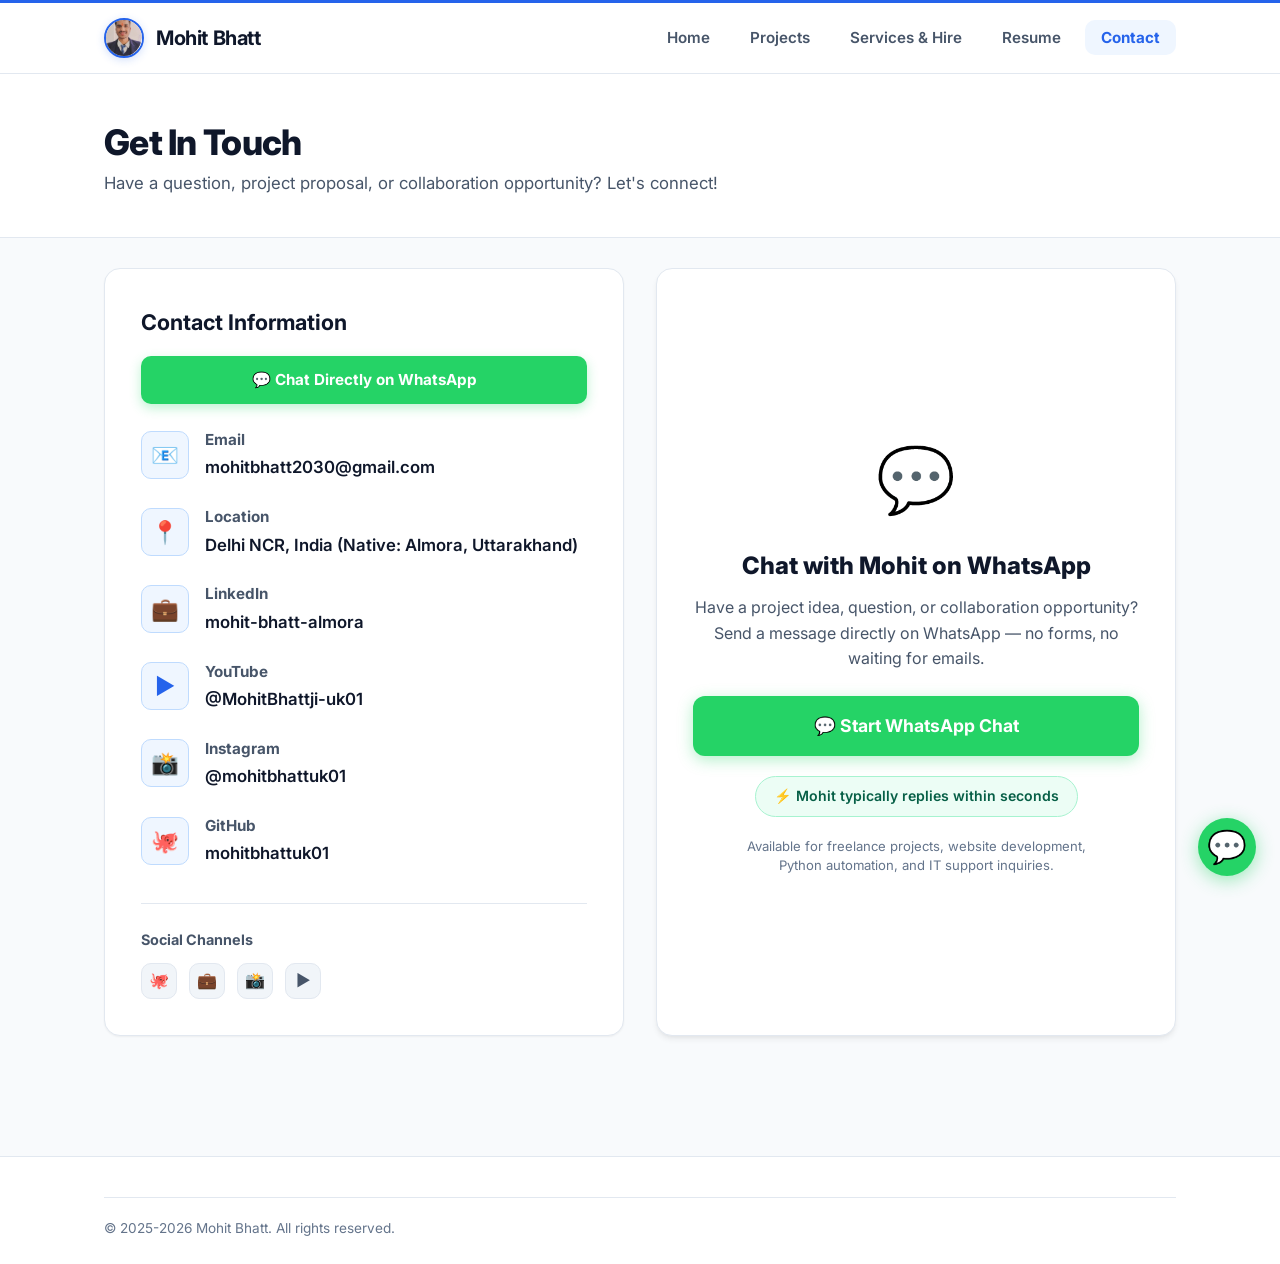
<file: contact.html>
<!DOCTYPE html>
<html lang="en">
<head>
  <meta charset="UTF-8">
  <meta name="viewport" content="width=device-width, initial-scale=1.0">
  <title>Contact - Mohit Bhatt</title>
  <!-- Stylesheets -->
  <link rel="stylesheet" href="style.css">
  <link rel="preconnect" href="https://fonts.googleapis.com">
  <link rel="preconnect" href="https://fonts.gstatic.com" crossorigin>
  <link href="https://fonts.googleapis.com/css2?family=Inter:wght@400;500;600;700;800&display=swap" rel="stylesheet">
  <!-- No external SDKs needed — WhatsApp-only contact -->
  <style>
    .contact-wrapper {
      display: grid;
      grid-template-columns: 1fr 1fr;
      gap: 32px;
      margin-top: 30px;
    }
    .contact-info-card {
      background: white;
      border: 1px solid var(--border);
      border-radius: var(--radius-lg);
      padding: 36px;
      box-shadow: var(--shadow-sm);
    }
    .contact-method {
      display: flex;
      align-items: center;
      gap: 16px;
      margin-bottom: 24px;
    }
    .contact-icon-box {
      width: 48px;
      height: 48px;
      border-radius: var(--radius-md);
      background: var(--primary-light);
      color: var(--primary);
      display: flex;
      align-items: center;
      justify-content: center;
      font-size: 1.4rem;
      border: 1px solid #bfdbfe;
    }
    .contact-method h4 {
      font-size: 0.95rem;
      color: var(--text-muted);
      margin-bottom: 2px;
    }
    .contact-method p, .contact-method a {
      font-size: 1.05rem;
      font-weight: 600;
      color: var(--text-main);
    }
    .whatsapp-card {
      background: white;
      border: 1px solid var(--border);
      border-radius: var(--radius-lg);
      padding: 36px;
      box-shadow: var(--shadow-md);
      text-align: center;
      display: flex;
      flex-direction: column;
      justify-content: center;
    }
    .whatsapp-hero-icon {
      font-size: 4rem;
      margin-bottom: 16px;
    }
    .whatsapp-card h3 {
      font-size: 1.5rem;
      font-weight: 800;
      color: #0f172a;
      margin-bottom: 10px;
    }
    .whatsapp-card .subtitle {
      color: var(--text-muted);
      font-size: 1rem;
      margin-bottom: 24px;
      line-height: 1.6;
    }
    .whatsapp-big-btn {
      display: inline-flex;
      align-items: center;
      justify-content: center;
      gap: 10px;
      background: #25D366;
      color: white;
      padding: 16px 32px;
      border-radius: 12px;
      font-size: 1.1rem;
      font-weight: 700;
      text-decoration: none;
      transition: all 0.3s ease;
      box-shadow: 0 4px 15px rgba(37, 211, 102, 0.35);
      margin-bottom: 20px;
    }
    .whatsapp-big-btn:hover {
      background: #1fb855;
      transform: translateY(-2px);
      box-shadow: 0 6px 20px rgba(37, 211, 102, 0.45);
    }
    .reply-badge {
      display: inline-flex;
      align-items: center;
      gap: 6px;
      background: #ecfdf5;
      color: #065f46;
      border: 1px solid #a7f3d0;
      padding: 8px 18px;
      border-radius: 999px;
      font-size: 0.88rem;
      font-weight: 600;
    }
    @media (max-width: 800px) {
      .contact-wrapper {
        grid-template-columns: 1fr;
      }
    }
  </style>
</head>
<body>

  <!-- Navigation Bar -->
  <nav class="navbar">
    <div class="container nav-container">
      <a href="index.html" class="nav-brand">
        <img src="photo1.jpg.png" alt="Mohit Bhatt" class="brand-avatar" onerror="this.src='https://via.placeholder.com/80'">
        <span class="brand-name">Mohit Bhatt</span>
      </a>

      <button class="mobile-toggle" onclick="toggleMenu()" aria-label="Toggle navigation">☰</button>

      <ul class="nav-links" id="navLinks">
        <li><a href="index.html" class="nav-item">Home</a></li>
        <li><a href="projects.html" class="nav-item">Projects</a></li>
        <li><a href="services.html" class="nav-item">Services &amp; Hire</a></li>
        <li><a href="resume.html" class="nav-item">Resume</a></li>
        <li><a href="contact.html" class="nav-item active">Contact</a></li>
      </ul>
    </div>
  </nav>

  <!-- Page Header -->
  <header style="background: white; border-bottom: 1px solid var(--border); padding: 40px 0;">
    <div class="container">
      <h1 style="font-size: 2.2rem; font-weight: 800; letter-spacing: -0.02em;">Get In Touch</h1>
      <p style="color: var(--text-muted); font-size: 1.05rem;">Have a question, project proposal, or collaboration opportunity? Let's connect!</p>
    </div>
  </header>

  <main class="container" style="padding-bottom: 60px;">
    <div class="contact-wrapper">
      
      <!-- Contact Information Sidebar -->
      <div class="contact-info-card">
        <h3 style="font-size: 1.35rem; font-weight: 700; margin-bottom: 16px;">Contact Information</h3>

        <!-- Instant WhatsApp Action -->
        <a href="https://wa.me/919456504701?text=Hello%20Mohit!%20%F0%9F%91%8B%20I%20visited%20your%20portfolio%20and%20want%20to%20discuss%20a%20website%20%2F%20Python%20project." target="_blank" class="btn-whatsapp" style="width: 100%; justify-content: center; margin-bottom: 24px; text-decoration: none;">
          💬 Chat Directly on WhatsApp
        </a>



        <div class="contact-method">
          <div class="contact-icon-box">📧</div>
          <div>
            <h4>Email</h4>
            <a href="mailto:mohitbhatt2030@gmail.com">mohitbhatt2030@gmail.com</a>
          </div>
        </div>

        <div class="contact-method">
          <div class="contact-icon-box">📍</div>
          <div>
            <h4>Location</h4>
            <p>Delhi NCR, India (Native: Almora, Uttarakhand)</p>
          </div>
        </div>

        <div class="contact-method">
          <div class="contact-icon-box">💼</div>
          <div>
            <h4>LinkedIn</h4>
            <a href="https://www.linkedin.com/in/mohit-bhatt-almora" target="_blank">mohit-bhatt-almora</a>
          </div>
        </div>

        <div class="contact-method">
          <div class="contact-icon-box">▶️</div>
          <div>
            <h4>YouTube</h4>
            <a href="https://www.youtube.com/@MohitBhattji-uk01" target="_blank">@MohitBhattji-uk01</a>
          </div>
        </div>

        <div class="contact-method">
          <div class="contact-icon-box">📸</div>
          <div>
            <h4>Instagram</h4>
            <a href="https://www.instagram.com/mohitbhattuk01" target="_blank">@mohitbhattuk01</a>
          </div>
        </div>

        <div class="contact-method">
          <div class="contact-icon-box">🐙</div>
          <div>
            <h4>GitHub</h4>
            <a href="https://github.com/mohitbhattuk01" target="_blank">mohitbhattuk01</a>
          </div>
        </div>

        <div style="margin-top: 36px; padding-top: 24px; border-top: 1px solid var(--border);">
          <h4 style="font-size: 0.9rem; color: var(--text-muted); margin-bottom: 12px;">Social Channels</h4>
          <div class="social-links">
            <a href="https://github.com/mohitbhattuk01" target="_blank" class="social-link" title="GitHub">🐙</a>
            <a href="https://www.linkedin.com/in/mohit-bhatt-almora" target="_blank" class="social-link" title="LinkedIn">💼</a>
            <a href="https://www.instagram.com/mohitbhattuk01" target="_blank" class="social-link" title="Instagram">📸</a>
            <a href="https://www.youtube.com/@MohitBhattji-uk01" target="_blank" class="social-link" title="YouTube">▶️</a>
          </div>
        </div>
      </div>

      <!-- WhatsApp Contact Card -->
      <div class="whatsapp-card">
        <div class="whatsapp-hero-icon">💬</div>
        <h3>Chat with Mohit on WhatsApp</h3>
        <p class="subtitle">
          Have a project idea, question, or collaboration opportunity?<br>
          Send a message directly on WhatsApp — no forms, no waiting for emails.
        </p>

        <a href="https://wa.me/919456504701?text=Hello%20Mohit!%20%F0%9F%91%8B%20I%20visited%20your%20portfolio%20and%20want%20to%20discuss%20a%20website%20%2F%20Python%20project." target="_blank" class="whatsapp-big-btn">
          💬 Start WhatsApp Chat
        </a>

        <div>
          <span class="reply-badge">⚡ Mohit typically replies within seconds</span>
        </div>

        <p style="color: var(--text-light); font-size: 0.82rem; margin-top: 20px; line-height: 1.5;">
          Available for freelance projects, website development,<br>Python automation, and IT support inquiries.
        </p>
      </div>

    </div>
  </main>

  <!-- Footer -->
  <footer>
    <div class="container">
      <div class="footer-bottom">
        <div>© 2025-2026 Mohit Bhatt. All rights reserved.</div>
      </div>
    </div>
  </footer>

  <!-- Floating WhatsApp Connect Widget -->
  <a href="https://wa.me/919456504701?text=Hello%20Mohit!%20%F0%9F%91%8B%20I%20visited%20your%20portfolio%20and%20want%20to%20discuss%20a%20website%20%2F%20Python%20project." target="_blank" class="whatsapp-float" title="Chat on WhatsApp" aria-label="WhatsApp Chat">
    💬
    <span class="whatsapp-float-tooltip">Chat with Mohit on WhatsApp ⚡</span>
  </a>

  <script>
    function toggleMenu() {
      const nav = document.getElementById('navLinks');
      nav.classList.toggle('show');
    }
  </script>
</body>
</html>
</file>
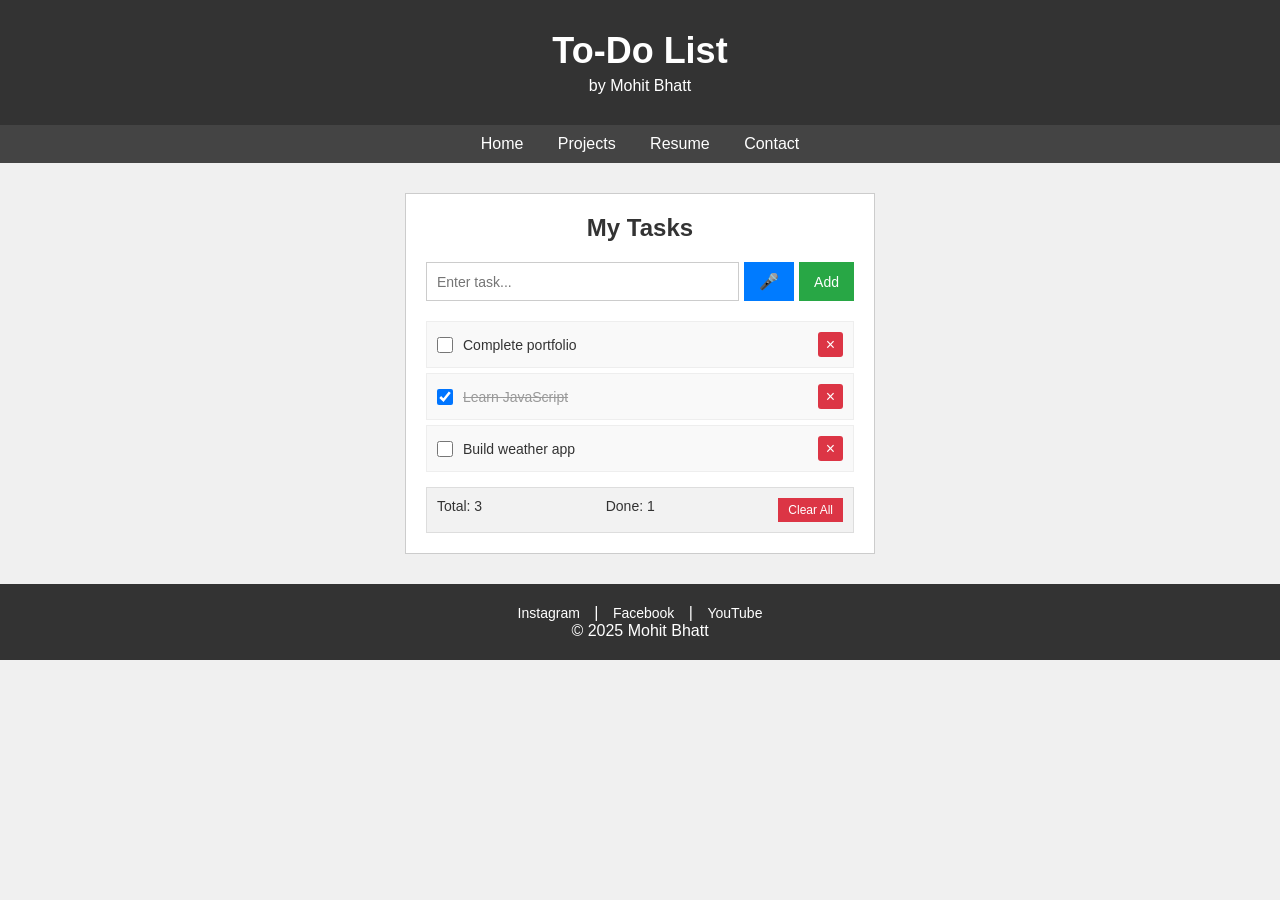
<file: hhh.html>
<!DOCTYPE html>
<html lang="en">
<head>
  <meta charset="UTF-8">
  <meta name="viewport" content="width=device-width, initial-scale=1.0">
  <title>To-Do List - Mohit Bhatt</title>
  <style>
    * {
      margin: 0;
      padding: 0;
      box-sizing: border-box;
      font-family: Arial, sans-serif;
    }

    body {
      background: #f0f0f0;
    }

    header {
      background: #333;
      color: white;
      text-align: center;
      padding: 30px 20px;
    }

    header h1 {
      font-size: 36px;
      margin-bottom: 5px;
    }

    nav {
      background: #444;
      padding: 10px;
      text-align: center;
    }

    nav a {
      color: white;
      text-decoration: none;
      margin: 0 15px;
      font-size: 16px;
    }

    nav a:hover {
      color: #ddd;
    }

    .container {
      max-width: 500px;
      margin: 30px auto;
      padding: 0 15px;
    }

    .todo-card {
      background: white;
      border: 1px solid #ccc;
      padding: 20px;
    }

    .todo-card h2 {
      color: #333;
      margin-bottom: 20px;
      text-align: center;
      font-size: 24px;
    }

    .input-section {
      display: flex;
      gap: 5px;
      margin-bottom: 20px;
    }

    .input-section input {
      flex: 1;
      padding: 10px;
      border: 1px solid #ccc;
      font-size: 14px;
    }

    .input-section button {
      padding: 10px 15px;
      background: #28a745;
      color: white;
      border: none;
      cursor: pointer;
      font-size: 14px;
    }

    .input-section button:hover {
      background: #218838;
    }

    .todo-list {
      list-style: none;
    }

    .todo-item {
      display: flex;
      align-items: center;
      justify-content: space-between;
      padding: 10px;
      background: #f9f9f9;
      border: 1px solid #eee;
      margin-bottom: 5px;
    }

    .todo-text {
      display: flex;
      align-items: center;
      gap: 10px;
      flex: 1;
    }

    .todo-text input[type="checkbox"] {
      width: 16px;
      height: 16px;
    }

    .todo-text span {
      font-size: 14px;
      color: #333;
    }

    .todo-text span.completed {
      text-decoration: line-through;
      color: #999;
    }

    .delete-btn {
      background: #dc3545;
      color: white;
      border: none;
      width: 25px;
      height: 25px;
      border-radius: 3px;
      font-size: 16px;
      cursor: pointer;
    }

    .delete-btn:hover {
      background: #c82333;
    }

    .stats {
      display: flex;
      justify-content: space-between;
      margin-top: 15px;
      padding: 10px;
      background: #f2f2f2;
      border: 1px solid #ddd;
    }

    .stats p {
      color: #333;
      font-size: 14px;
    }

    .clear-btn {
      background: #dc3545;
      color: white;
      border: none;
      padding: 5px 10px;
      cursor: pointer;
      font-size: 12px;
    }

    .clear-btn:hover {
      background: #c82333;
    }

    footer {
      background: #333;
      color: white;
      text-align: center;
      padding: 20px;
      margin-top: 30px;
    }

    .social-links a {
      color: white;
      text-decoration: none;
      margin: 0 10px;
      font-size: 14px;
    }
  </style>
</head>
<body>
  <header>
    <h1>To-Do List</h1>
    <p>by Mohit Bhatt</p>
  </header>

  <nav>
    <a href="index.html">Home</a>
    <a href="projects.html">Projects</a>
    <a href="resume.html">Resume</a>
    <a href="contact.html">Contact</a>
  </nav>

  <div class="container">
    <div class="todo-card">
      <h2>My Tasks</h2>

      <div class="input-section">
        <input type="text" id="taskInput" placeholder="Enter task...">
        <button id="micBtn" onclick="startSpeech()" style="background: #007bff; font-size: 16px;">🎤</button>
        <button onclick="addTask()">Add</button>
      </div>

      <ul class="todo-list" id="todoList">
        <!-- Tasks will appear here -->
      </ul>

      <div class="stats">
        <p>Total: <span id="totalTasks">0</span></p>
        <p>Done: <span id="completedTasks">0</span></p>
        <button class="clear-btn" onclick="clearAll()">Clear All</button>
      </div>
    </div>
  </div>

  <footer>
    <div class="social-links">
      <a href="https://www.instagram.com/mohitbhattuk01">Instagram</a> |
      <a href="https://www.facebook.com/mohitbhatt">Facebook</a> |
      <a href="https://www.youtube.com/@MohitBhattji-uk01">YouTube</a>
    </div>
    <p>© 2025 Mohit Bhatt</p>
  </footer>

  <script>
    let tasks = [];

    // Speech Recognition
    function startSpeech() {
      const micBtn = document.getElementById('micBtn');
      const taskInput = document.getElementById('taskInput');
      const SpeechRecognition = window.SpeechRecognition || window.webkitSpeechRecognition;
      
      if (!SpeechRecognition) {
        alert("Your browser does not support Speech Recognition. Please use Google Chrome.");
        return;
      }

      const recognition = new SpeechRecognition();
      recognition.lang = 'en-US';
      
      recognition.onstart = function() {
        micBtn.style.background = '#dc3545';
        micBtn.textContent = '🛑';
        taskInput.placeholder = "Listening...";
      };

      recognition.onerror = function(event) {
        alert("Speech recognition error: " + event.error);
        resetMicBtn(micBtn, taskInput);
      };

      recognition.onend = function() {
        resetMicBtn(micBtn, taskInput);
      };

      recognition.onresult = function(event) {
        const transcript = event.results[0][0].transcript;
        taskInput.value = transcript;
        taskInput.focus();
      };

      recognition.start();
    }

    function resetMicBtn(micBtn, taskInput) {
      micBtn.style.background = '#007bff';
      micBtn.textContent = '🎤';
      taskInput.placeholder = "Enter task...";
    }

    function addTask() {
      const input = document.getElementById('taskInput');
      const text = input.value.trim();

      if (text === '') {
        alert('Please enter a task!');
        return;
      }

      tasks.push({
        id: Date.now(),
        text: text,
        completed: false
      });

      input.value = '';
      showTasks();
    }

    function toggleTask(id) {
      tasks = tasks.map(task => {
        if (task.id === id) {
          task.completed = !task.completed;
        }
        return task;
      });
      showTasks();
    }

    function deleteTask(id) {
      tasks = tasks.filter(task => task.id !== id);
      showTasks();
    }

    function clearAll() {
      if (confirm('Clear all tasks?')) {
        tasks = [];
        showTasks();
      }
    }

    function showTasks() {
      const list = document.getElementById('todoList');
      const total = document.getElementById('totalTasks');
      const done = document.getElementById('completedTasks');

      if (tasks.length === 0) {
        list.innerHTML = '<p style="text-align: center; color: #999; padding: 20px;">No tasks yet</p>';
      } else {
        list.innerHTML = tasks.map(task => `
          <li class="todo-item">
            <div class="todo-text">
              <input type="checkbox" ${task.completed ? 'checked' : ''} onchange="toggleTask(${task.id})">
              <span class="${task.completed ? 'completed' : ''}">${task.text}</span>
            </div>
            <button class="delete-btn" onclick="deleteTask(${task.id})">×</button>
          </li>
        `).join('');
      }

      total.textContent = tasks.length;
      done.textContent = tasks.filter(t => t.completed).length;
    }

    // Enter key support
    document.getElementById('taskInput').addEventListener('keypress', function(e) {
      if (e.key === 'Enter') {
        addTask();
      }
    });

    // Sample tasks
    window.onload = function() {
      tasks = [
        { id: 1, text: 'Complete portfolio', completed: false },
        { id: 2, text: 'Learn JavaScript', completed: true },
        { id: 3, text: 'Build weather app', completed: false }
      ];
      showTasks();
    };
  </script>
</body>
</html>
</file>
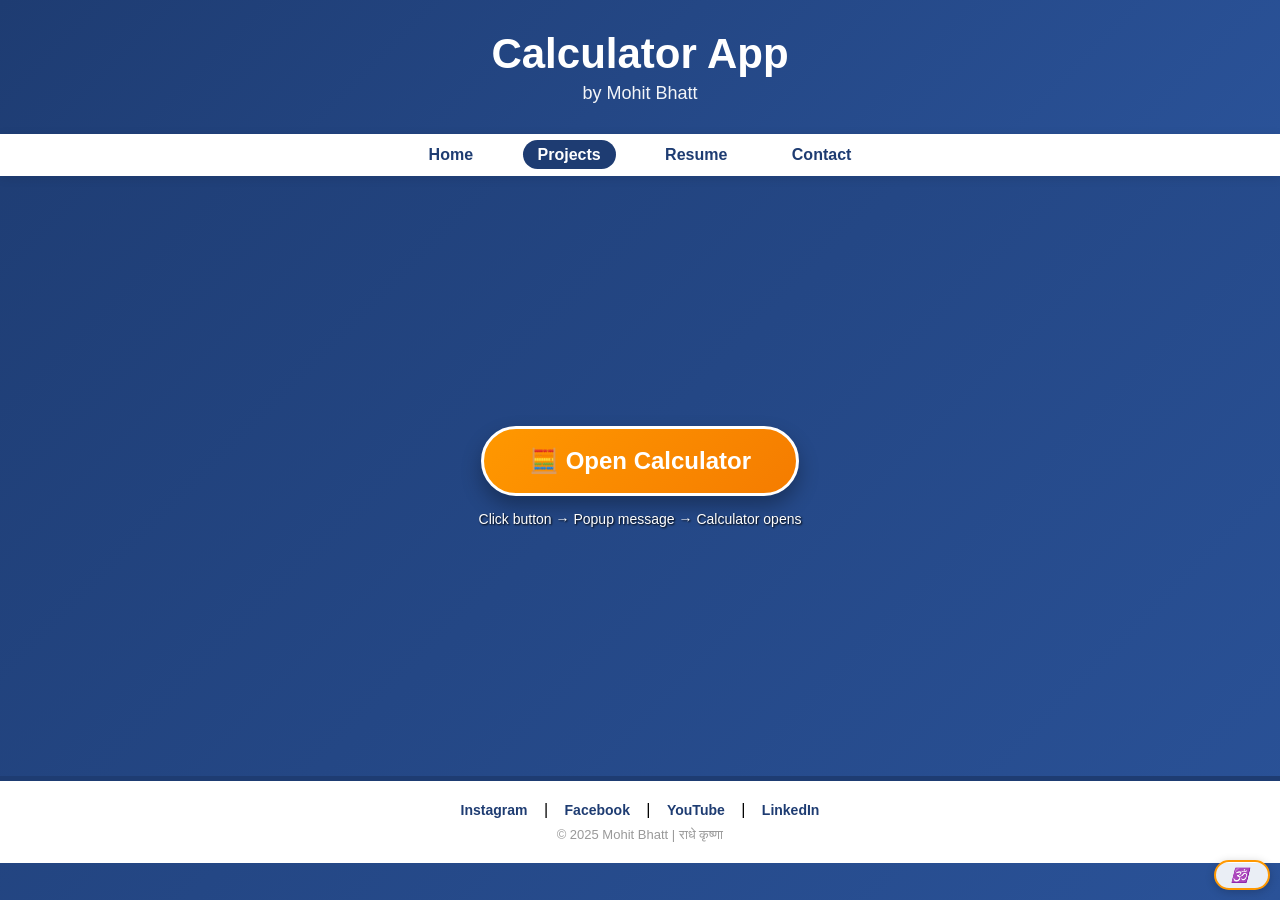
<file: project1.html>
<!DOCTYPE html>
<html lang="en">
<head>
  <meta charset="UTF-8">
  <meta name="viewport" content="width=device-width, initial-scale=1.0">
  <title>Calculator - Mohit Bhatt</title>
  <style>
    * {
      margin: 0;
      padding: 0;
      box-sizing: border-box;
      font-family: 'Segoe UI', Tahoma, Geneva, Verdana, sans-serif;
    }

    body {
      background: linear-gradient(135deg, #1e3c72 0%, #2a5298 100%);
      min-height: 100vh;
      position: relative;
    }

    /* Radha Krishna Background */
    body::before {
      content: "";
      position: fixed;
      top: 0;
      left: 0;
      width: 100%;
      height: 100%;
      background-image: url('https://images.rawpixel.com/image_800/cHJpdmF0ZS9sci9pbWFnZXMvd2Vic2l0ZS8yMDIzLTEyL3Jhd3BpeGVsX29mZmljZV8zM19waG90b19vZl9yYWRoYV9rcmlzaG5hX2luX2EgcGxheWZ1bF9tb29kX2lzb2xhdGVkX182YzU1OT亚马-ODU4LTQ2YTMtYjY1Yy1jZjg4ZjY5YzQ1M2NfMS5qcGc.jpg');
      background-size: cover;
      background-position: center;
      background-repeat: no-repeat;
      opacity: 0.2; /* Light effect */
      z-index: -1;
    }

    /* Header */
    header {
      background: linear-gradient(135deg, #1e3c72 0%, #2a5298 100%);
      color: white;
      text-align: center;
      padding: 30px 20px;
      position: relative;
      z-index: 1;
    }

    header h1 {
      font-size: 42px;
      margin-bottom: 5px;
    }

    header p {
      font-size: 18px;
      opacity: 0.95;
    }

    /* Navigation */
    nav {
      background: white;
      padding: 12px;
      text-align: center;
      position: sticky;
      top: 0;
      z-index: 100;
      box-shadow: 0 2px 10px rgba(0,0,0,0.1);
    }

    nav a {
      color: #1e3c72;
      text-decoration: none;
      margin: 0 15px;
      font-weight: bold;
      font-size: 16px;
      padding: 6px 15px;
      border-radius: 20px;
      transition: all 0.3s;
    }

    nav a:hover {
      background: #1e3c72;
      color: white;
    }

    nav a.active {
      background: #1e3c72;
      color: white;
    }

    /* Container */
    .container {
      max-width: 1200px;
      margin: 30px auto;
      padding: 0 20px;
      display: flex;
      justify-content: center;
      align-items: center;
      min-height: 60vh;
      position: relative;
      z-index: 1;
    }

    /* Show Button */
    .show-btn-container {
      text-align: center;
    }

    .show-btn {
      background: linear-gradient(135deg, #ff9800 0%, #f57c00 100%);
      color: white;
      border: none;
      padding: 18px 45px;
      font-size: 24px;
      font-weight: bold;
      border-radius: 50px;
      cursor: pointer;
      box-shadow: 0 10px 20px rgba(0,0,0,0.3);
      transition: all 0.3s;
      border: 3px solid white;
    }

    .show-btn:hover {
      transform: translateY(-5px);
      box-shadow: 0 15px 30px rgba(0,0,0,0.4);
    }

    /* Calculator Card */
    .calculator-card {
      background: white;
      border-radius: 25px;
      padding: 30px 25px;
      box-shadow: 0 20px 40px rgba(0,0,0,0.3);
      width: 400px;
      border: 3px solid #1e3c72;
      position: relative;
      display: none;
      margin: 0 auto;
    }

    .calculator-card.show {
      display: block;
      animation: fadeIn 0.5s ease;
    }

    @keyframes fadeIn {
      from { opacity: 0; transform: translateY(20px); }
      to { opacity: 1; transform: translateY(0); }
    }

    .calculator-card h2 {
      color: #1e3c72;
      font-size: 28px;
      margin-bottom: 20px;
      text-align: center;
    }

    /* Display */
    .display-container {
      margin-bottom: 20px;
    }

    #display {
      width: 100%;
      padding: 15px;
      font-size: 28px;
      text-align: right;
      border: 3px solid #1e3c72;
      border-radius: 12px;
      background: #f8f9fa;
      color: #333;
      font-weight: bold;
      outline: none;
      height: 70px;
    }

    /* Keyboard Hint */
    .keyboard-hint {
      background: #e8f4ff;
      padding: 8px;
      border-radius: 8px;
      margin: 10px 0;
      text-align: center;
      color: #1e3c72;
      font-size: 13px;
      border: 1px solid #1e3c72;
    }

    .keyboard-hint span {
      background: #1e3c72;
      color: white;
      padding: 2px 6px;
      border-radius: 4px;
      margin: 0 3px;
      font-size: 11px;
    }

    /* Buttons Grid */
    .buttons-grid {
      display: grid;
      grid-template-columns: repeat(4, 1fr);
      gap: 10px;
    }

    .btn {
      padding: 15px;
      font-size: 20px;
      font-weight: bold;
      border: none;
      border-radius: 12px;
      cursor: pointer;
      transition: all 0.2s;
      background: #f0f0f0;
      color: #333;
      box-shadow: 0 4px 6px rgba(0,0,0,0.1);
      min-height: 60px;
    }

    .btn:hover {
      transform: translateY(-2px);
      box-shadow: 0 6px 12px rgba(0,0,0,0.15);
    }

    .btn:active {
      transform: translateY(0);
    }

    .btn-number {
      background: #e3f2fd;
      color: #1e3c72;
    }

    .btn-operator {
      background: #ff9800;
      color: white;
    }

    .btn-operator:hover {
      background: #f57c00;
    }

    .btn-clear {
      background: #dc3545;
      color: white;
    }

    .btn-clear:hover {
      background: #c82333;
    }

    .btn-backspace {
      background: #ffc107;
      color: #333;
    }

    .btn-backspace:hover {
      background: #e0a800;
    }

    .btn-equal {
      background: #28a745;
      color: white;
      grid-column: span 2;
    }

    .btn-equal:hover {
      background: #218838;
    }

    .btn-zero {
      grid-column: span 2;
    }

    /* Footer */
    footer {
      background: white;
      text-align: center;
      padding: 20px;
      margin-top: 30px;
      border-top: 5px solid #1e3c72;
      position: relative;
      z-index: 1;
    }

    .social-links a {
      color: #1e3c72;
      text-decoration: none;
      margin: 0 12px;
      font-weight: bold;
      font-size: 14px;
    }

    .copyright {
      color: #999;
      font-size: 13px;
      margin-top: 8px;
    }

    /* Radha Krishna Credit */
    .photo-credit {
      position: fixed;
      bottom: 10px;
      right: 10px;
      background: rgba(255,255,255,0.9);
      padding: 5px 15px;
      border-radius: 20px;
      font-size: 14px;
      color: #1e3c72;
      font-weight: bold;
      z-index: 2;
      border: 2px solid #ff9800;
      box-shadow: 0 2px 10px rgba(0,0,0,0.2);
    }

    .photo-credit i {
      color: #ff9800;
      margin-right: 5px;
    }

    @media (max-width: 480px) {
      .calculator-card {
        width: 100%;
        max-width: 380px;
        padding: 20px 15px;
      }
      
      .btn {
        padding: 12px;
        font-size: 18px;
        min-height: 50px;
      }
      
      .show-btn {
        padding: 15px 30px;
        font-size: 20px;
      }
    }
  </style>
</head>
<body>
  <!-- Radha Krishna Credit -->
  <div class="photo-credit">
    <i>🕉️</i> 
  </div>

  <!-- Header -->
  <header>
    <h1>Calculator App</h1>
    <p>by Mohit Bhatt</p>
  </header>

  <!-- Navigation -->
  <nav>
    <a href="index.html">Home</a>
    <a href="projects.html" class="active">Projects</a>
    <a href="resume.html">Resume</a>
    <a href="contact.html">Contact</a>
  </nav>

  <!-- Main Container -->
  <div class="container">
    <!-- Show Button -->
    <div class="show-btn-container" id="showBtnContainer">
      <button class="show-btn" onclick="showCalculator()">
        🧮 Open Calculator
      </button>
      <p style="color: white; margin-top: 15px; font-size: 14px; text-shadow: 1px 1px 2px black;">
        Click button → Popup message → Calculator opens
      </p>
    </div>

    <!-- Calculator (Initially Hidden) -->
    <div class="calculator-card" id="calculator">
      <h2>📱 Calculator</h2>

      <!-- Keyboard Hint -->
      <div class="keyboard-hint">
        <i>⌨️</i> Keys: 
        <span>0-9</span> 
        <span>+ - * /</span>
        <span>Enter</span>
        <span>⌫</span>
        <span>Esc</span>
      </div>

      <!-- Display -->
      <div class="display-container">
        <input type="text" id="display" readonly placeholder="0">
      </div>

      <!-- Buttons -->
      <div class="buttons-grid">
        <button class="btn btn-clear" onclick="clearDisplay()">C</button>
        <button class="btn btn-backspace" onclick="backspace()">⌫</button>
        <button class="btn btn-operator" onclick="appendOperator('/')">÷</button>
        <button class="btn btn-operator" onclick="appendOperator('*')">×</button>
        
        <button class="btn btn-number" onclick="appendNumber('7')">7</button>
        <button class="btn btn-number" onclick="appendNumber('8')">8</button>
        <button class="btn btn-number" onclick="appendNumber('9')">9</button>
        <button class="btn btn-operator" onclick="appendOperator('-')">−</button>
        
        <button class="btn btn-number" onclick="appendNumber('4')">4</button>
        <button class="btn btn-number" onclick="appendNumber('5')">5</button>
        <button class="btn btn-number" onclick="appendNumber('6')">6</button>
        <button class="btn btn-operator" onclick="appendOperator('+')">+</button>
        
        <button class="btn btn-number" onclick="appendNumber('1')">1</button>
        <button class="btn btn-number" onclick="appendNumber('2')">2</button>
        <button class="btn btn-number" onclick="appendNumber('3')">3</button>
        <button class="btn btn-equal" onclick="calculate()">=</button>
        
        <button class="btn btn-number btn-zero" onclick="appendNumber('0')">0</button>
        <button class="btn btn-number" onclick="appendNumber('.')">.</button>
      </div>
      
      <!-- Radha Krishna Message -->
      <div style="text-align: center; margin-top: 15px; color: #ff9800; font-size: 14px; font-weight: bold;">
        
      </div>
    </div>
  </div>

  <!-- Footer -->
  <footer>
    <div class="social-links">
      <a href="https://www.instagram.com/mohitbhattuk01" target="_blank">Instagram</a> |
      <a href="https://www.facebook.com/mohitbhatt" target="_blank">Facebook</a> |
      <a href="https://www.youtube.com/@MohitBhattji-uk01" target="_blank">YouTube</a> |
      <a href="https://www.linkedin.com/in/mohit-bhatt-almora" target="_blank">LinkedIn</a>
    </div>
    <p class="copyright">© 2025 Mohit Bhatt | राधे कृष्णा</p>
  </footer>

  <script>
    // Show calculator with POPUP
    function showCalculator() {
      // Pehle popup message
      alert('🙏 राधे राधे 🙏\nWelcome to Calculator!');
      
      // Phir calculator show karo
      document.getElementById('calculator').classList.add('show');
      
      // Hide the show button
      document.getElementById('showBtnContainer').style.display = 'none';
    }

    // Calculator variables
    const display = document.getElementById('display');
    let lastResult = false;

    // Number buttons
    function appendNumber(num) {
      if(lastResult) {
        display.value = '';
        lastResult = false;
      }
      
      if(num === '.' && display.value.includes('.')) {
        return;
      }
      
      display.value += num;
    }

    // Operator buttons
    function appendOperator(op) {
      if(display.value === '' && op !== '-') {
        return;
      }
      
      const lastChar = display.value.slice(-1);
      if(['+', '-', '*', '/'].includes(lastChar)) {
        display.value = display.value.slice(0, -1) + op;
      } else {
        display.value += op;
      }
      lastResult = false;
    }

    // Clear display
    function clearDisplay() {
      display.value = '';
      lastResult = false;
    }

    // Backspace
    function backspace() {
      display.value = display.value.slice(0, -1);
    }

    // Calculate
    function calculate() {
      if(display.value === '') return;
      
      try {
        let expression = display.value.replace(/×/g, '*').replace(/÷/g, '/');
        let result = eval(expression);
        result = Math.round(result * 1000000) / 1000000;
        display.value = result;
        lastResult = true;
      } catch {
        alert('Invalid Expression!');
        display.value = '';
      }
    }

    // KEYBOARD SUPPORT
    document.addEventListener('keydown', function(event) {
      if(!document.getElementById('calculator').classList.contains('show')) {
        return;
      }
      
      const key = event.key;
      
      if(key >= '0' && key <= '9') {
        appendNumber(key);
      }
      else if(key === '+') {
        appendOperator('+');
      }
      else if(key === '-') {
        appendOperator('-');
      }
      else if(key === '*') {
        appendOperator('*');
      }
      else if(key === '/') {
        event.preventDefault();
        appendOperator('/');
      }
      else if(key === '.') {
        appendNumber('.');
      }
      else if(key === 'Enter' || key === '=') {
        event.preventDefault();
        calculate();
      }
      else if(key === 'Backspace') {
        backspace();
      }
      else if(key === 'Escape') {
        clearDisplay();
      }
      else if(key === 'ArrowUp' || key === 'ArrowDown') {
        event.preventDefault();
      }
    });
  </script>
</body>
</html>
</file>
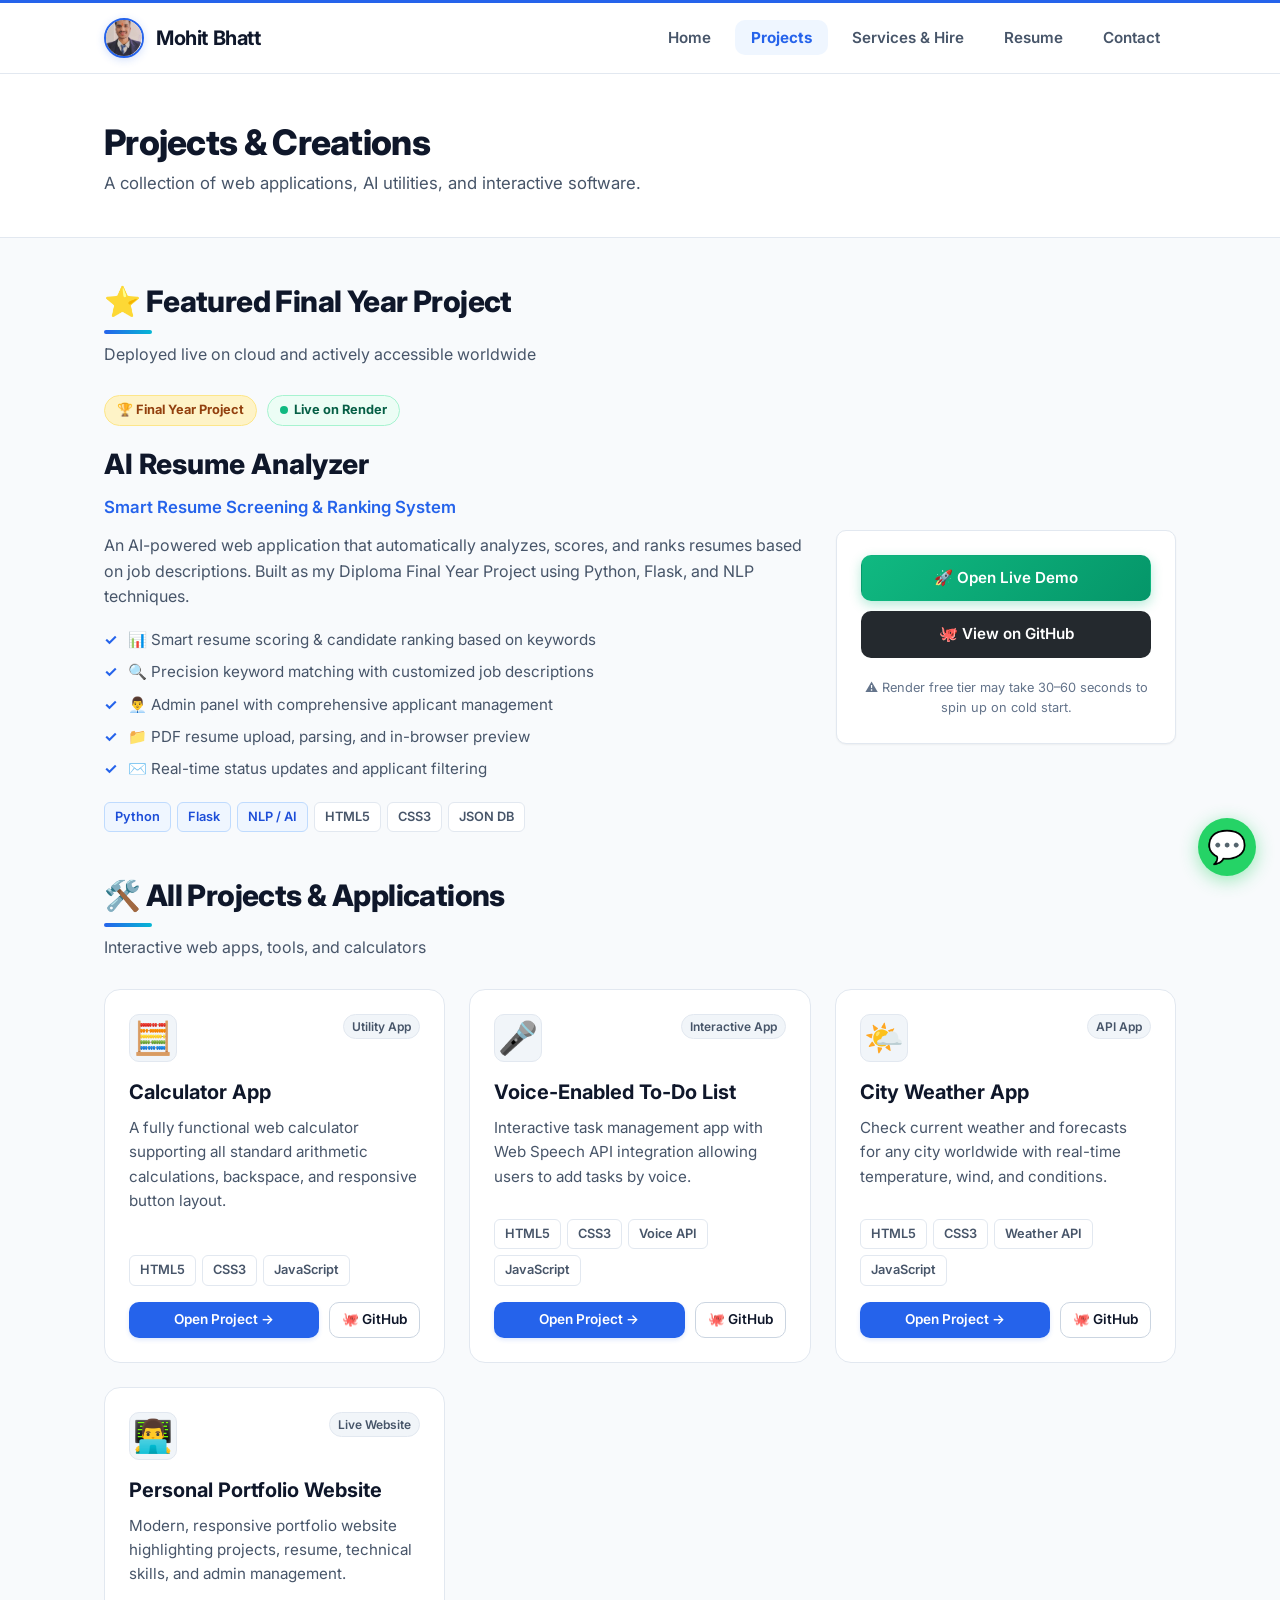
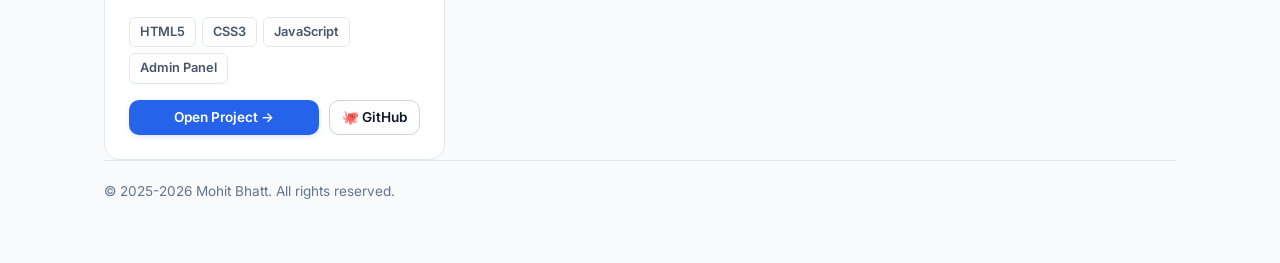
<file: projects.html>
<!DOCTYPE html>
<html lang="en">
<head>
  <meta charset="UTF-8">
  <meta name="viewport" content="width=device-width, initial-scale=1.0">
  <title>Projects - Mohit Bhatt</title>
  <!-- Modern Clean Styles -->
  <link rel="stylesheet" href="style.css">
  <link rel="preconnect" href="https://fonts.googleapis.com">
  <link rel="preconnect" href="https://fonts.gstatic.com" crossorigin>
  <link href="https://fonts.googleapis.com/css2?family=Inter:wght@400;500;600;700;800&display=swap" rel="stylesheet">
</head>
<body>

  <!-- Navigation Bar -->
  <nav class="navbar">
    <div class="container nav-container">
      <a href="index.html" class="nav-brand">
        <img src="photo1.jpg.png" alt="Mohit Bhatt" class="brand-avatar" onerror="this.src='https://via.placeholder.com/80'">
        <span class="brand-name">Mohit Bhatt</span>
      </a>

      <button class="mobile-toggle" onclick="toggleMenu()" aria-label="Toggle navigation">☰</button>

      <ul class="nav-links" id="navLinks">
        <li><a href="index.html" class="nav-item">Home</a></li>
        <li><a href="projects.html" class="nav-item active">Projects</a></li>
        <li><a href="services.html" class="nav-item">Services &amp; Hire</a></li>
        <li><a href="resume.html" class="nav-item">Resume</a></li>
        <li><a href="contact.html" class="nav-item">Contact</a></li>
      </ul>
    </div>
  </nav>

  <!-- Page Header -->
  <header style="background: white; border-bottom: 1px solid var(--border); padding: 40px 0;">
    <div class="container">
      <div>
        <h1 style="font-size: 2.2rem; font-weight: 800; letter-spacing: -0.02em;">Projects & Creations</h1>
        <p style="color: var(--text-muted); font-size: 1.05rem;">A collection of web applications, AI utilities, and interactive software.</p>
      </div>
    </div>
  </header>

  <main class="container" style="padding-top: 40px; padding-bottom: 60px;">

    <!-- ⭐ FEATURED: Final Year Project (Render Link Preserved) -->
    <div class="section-header">
      <h2>⭐ Featured Final Year Project</h2>
      <p>Deployed live on cloud and actively accessible worldwide</p>
    </div>

    <div class="featured-card">
      <div class="featured-badge-bar">
        <span class="badge-gold">🏆 Final Year Project</span>
        <span class="badge-render">
          <span class="pulse-dot"></span> Live on Render
        </span>
      </div>

      <div class="featured-content">
        <div class="featured-info">
          <h3>AI Resume Analyzer</h3>
          <div class="featured-subtitle">Smart Resume Screening & Ranking System</div>
          <p class="featured-desc">
            An AI-powered web application that automatically analyzes, scores, and ranks resumes based on job descriptions. Built as my Diploma Final Year Project using Python, Flask, and NLP techniques.
          </p>
          <ul class="featured-highlights">
            <li>📊 Smart resume scoring & candidate ranking based on keywords</li>
            <li>🔍 Precision keyword matching with customized job descriptions</li>
            <li>👨‍💼 Admin panel with comprehensive applicant management</li>
            <li>📁 PDF resume upload, parsing, and in-browser preview</li>
            <li>✉️ Real-time status updates and applicant filtering</li>
          </ul>
          <div class="tag-list">
            <span class="tag tag-primary">Python</span>
            <span class="tag tag-primary">Flask</span>
            <span class="tag tag-primary">NLP / AI</span>
            <span class="tag">HTML5</span>
            <span class="tag">CSS3</span>
            <span class="tag">JSON DB</span>
          </div>
        </div>

        <div class="featured-cta-box">
          <a href="https://final-resume-analyzer.onrender.com" target="_blank" class="btn btn-live">
            🚀 Open Live Demo
          </a>
          <a href="https://github.com/mohitbhattuk01/final_resume-analyzer" target="_blank" class="btn btn-github">
            🐙 View on GitHub
          </a>
          <p class="hosting-note">
            ⚠️ Render free tier may take 30–60 seconds to spin up on cold start.
          </p>
        </div>
      </div>
    </div>

    <!-- All Other Projects -->
    <div class="section-header" style="margin-top: 40px;">
      <h2>🛠️ All Projects & Applications</h2>
      <p>Interactive web apps, tools, and calculators</p>
    </div>

    <div class="projects-grid" id="allProjectsGrid">
      <!-- Dynamically populated from data.js -->
    </div>

      <div class="footer-bottom">
        <div>© 2025-2026 Mohit Bhatt. All rights reserved.</div>
      </div>
    </div>
  </footer>

  <!-- Floating WhatsApp Connect Widget -->
  <a href="https://wa.me/919456504701?text=Hello%20Mohit!%20%F0%9F%91%8B%20I%20visited%20your%20portfolio%20and%20want%20to%20discuss%20a%20website%20%2F%20Python%20project." target="_blank" class="whatsapp-float" title="Chat on WhatsApp" aria-label="WhatsApp Chat">
    💬
    <span class="whatsapp-float-tooltip">Chat with Mohit on WhatsApp ⚡</span>
  </a>

  <!-- Scripts -->
  <script src="data.js"></script>
  <script>
    function toggleMenu() {
      const nav = document.getElementById('navLinks');
      nav.classList.toggle('show');
    }

    // Render All Projects Dynamically
    function renderProjects() {
      const grid = document.getElementById('allProjectsGrid');
      const projects = PortfolioData.getProjects();
      
      // Filter out AI Resume Analyzer as it is featured prominently above
      const list = projects.filter(p => p.id !== 'ai-resume-analyzer');
      
      grid.innerHTML = '';
      list.forEach(p => {
        const card = document.createElement('div');
        card.className = 'project-card';
        
        const tagsHtml = (p.tags || []).map(t => `<span class="tag">${t}</span>`).join('');
        
        card.innerHTML = `
          <div>
            <div class="project-header">
              <div class="project-icon">${p.icon || '📁'}</div>
              <span class="project-badge">${p.badge || 'Web App'}</span>
            </div>
            <h3 class="project-title">${p.title}</h3>
            <p class="project-desc">${p.description}</p>
          </div>
          <div class="project-footer">
            <div class="tag-list">
              ${tagsHtml}
            </div>
            <div class="project-links">
              ${(!p.liveUrl || p.liveUrl === '#' || p.liveUrl === p.githubUrl)
                ? (p.githubUrl 
                    ? `<a href="${p.githubUrl}" target="_blank" class="btn btn-primary btn-sm" style="flex:1;">🐙 GitHub Code →</a>` 
                    : `<span class="btn btn-secondary btn-sm" style="flex:1; opacity:0.8; cursor:default;">⏳ In Progress</span>`)
                : `<a href="${p.liveUrl}" ${p.liveUrl.startsWith('http') ? 'target="_blank"' : ''} class="btn btn-primary btn-sm" style="flex:1;">Open Project →</a>`
              }
              ${(p.githubUrl && p.githubUrl !== p.liveUrl && p.liveUrl !== '#') ? `
                <a href="${p.githubUrl}" target="_blank" class="btn btn-secondary btn-sm" title="View Source">
                  🐙 GitHub
                </a>
              ` : ''}
            </div>
          </div>
        `;
        grid.appendChild(card);
      });
    }

    document.addEventListener('DOMContentLoaded', renderProjects);
  </script>
</body>
</html>
</file>
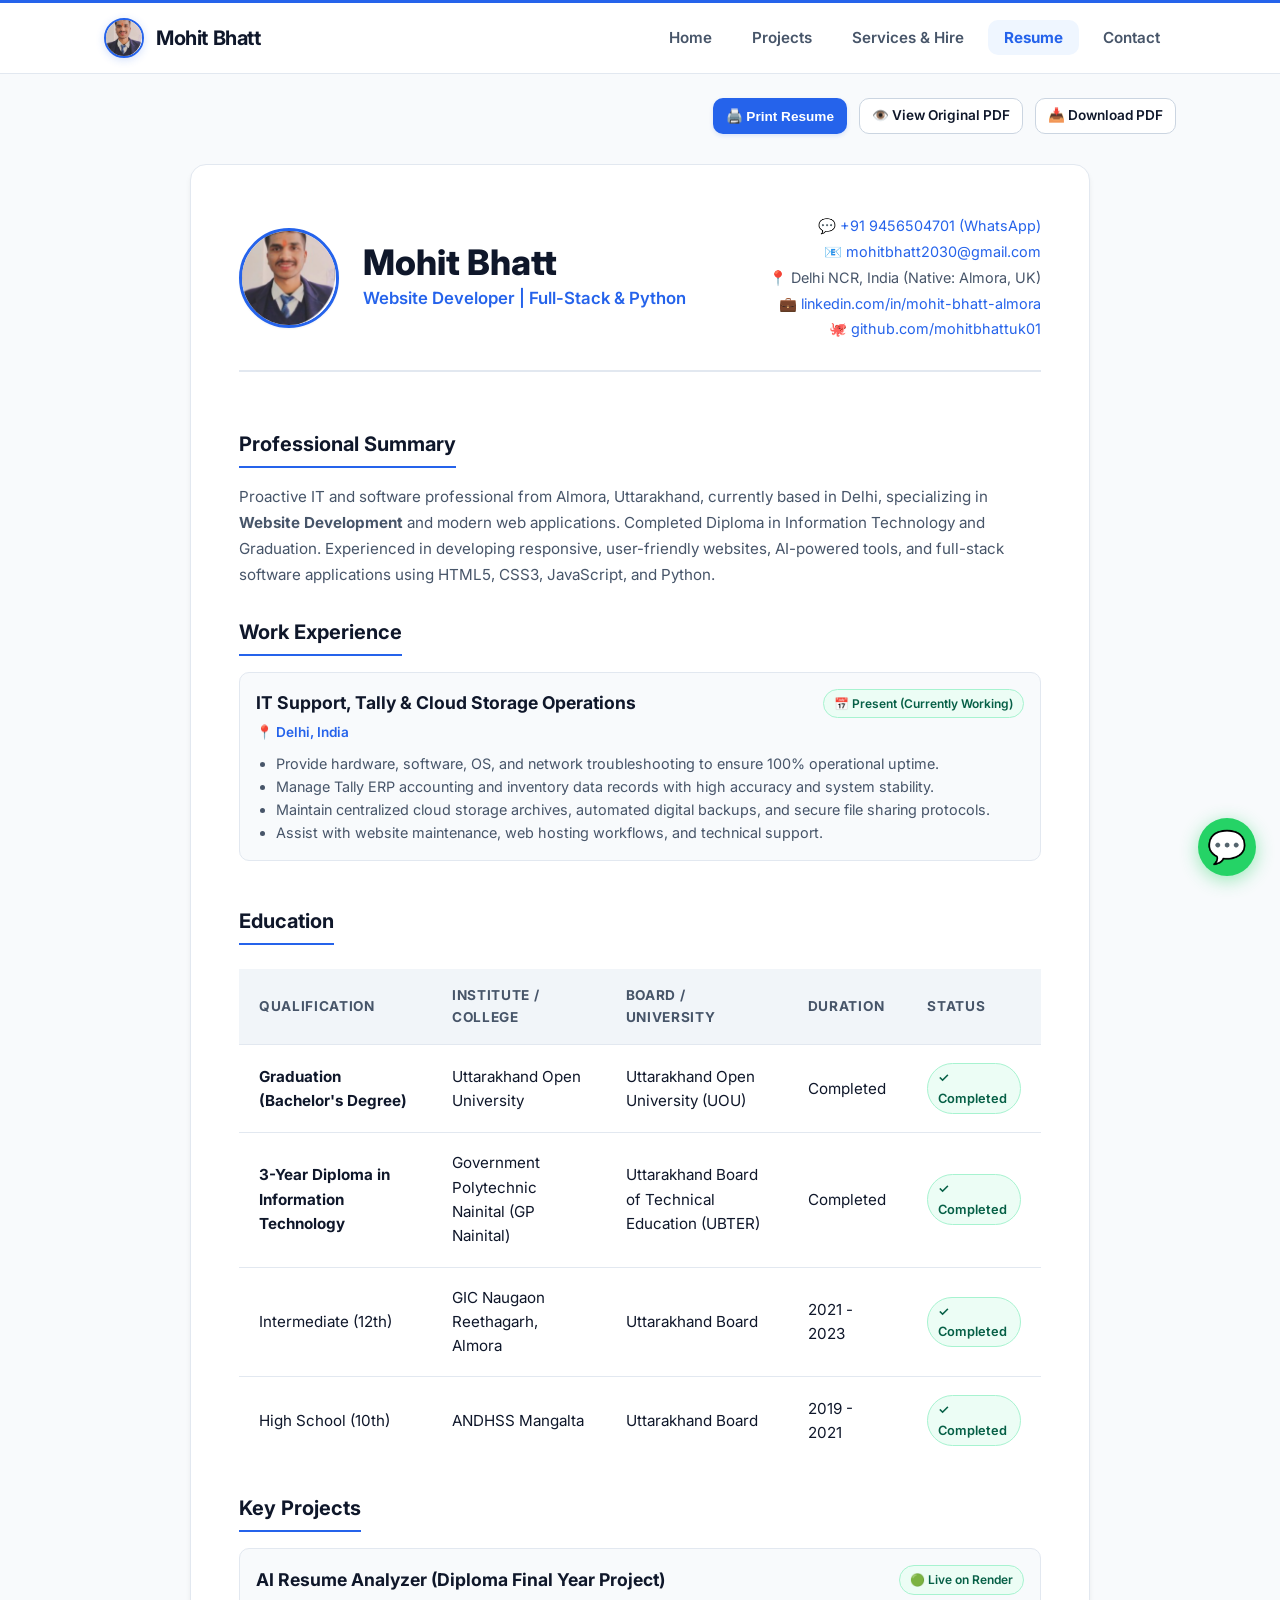
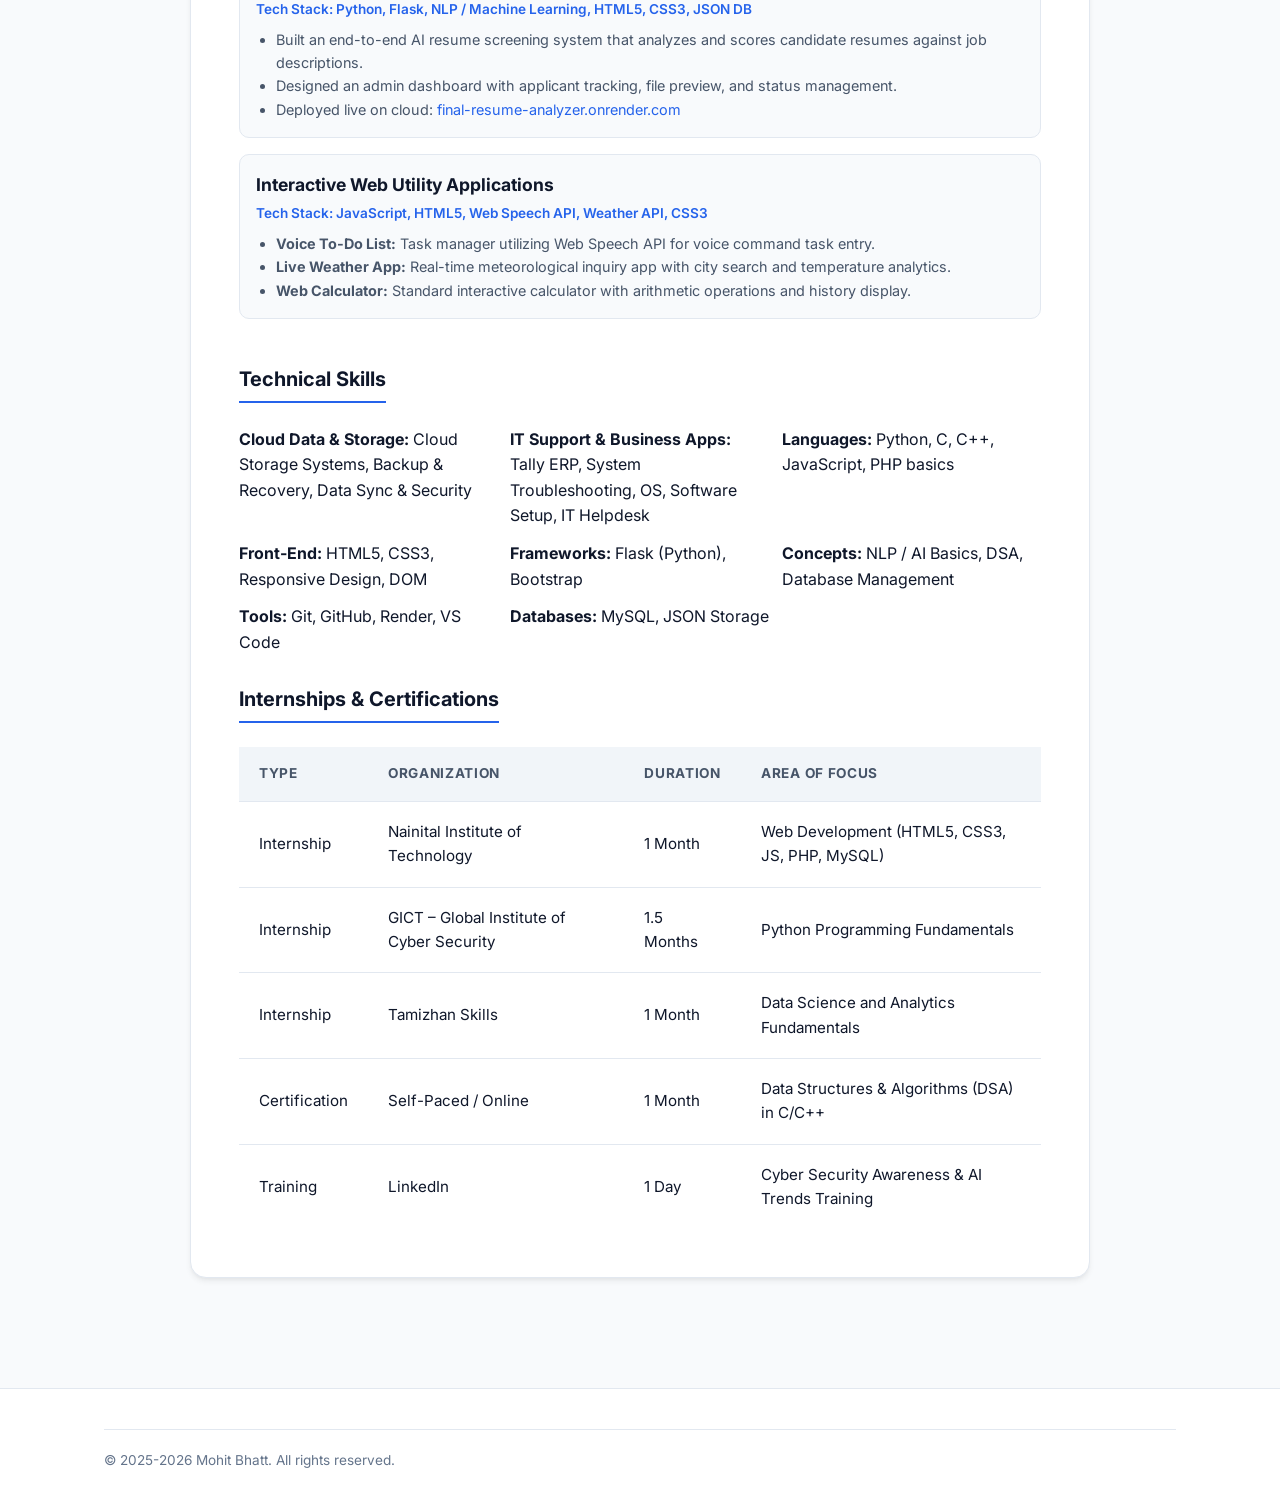
<file: resume.html>
﻿<!DOCTYPE html>
<html lang="en">
<head>
  <meta charset="UTF-8">
  <meta name="viewport" content="width=device-width, initial-scale=1.0">
  <title>Resume - Mohit Bhatt</title>
  <!-- Stylesheets -->
  <link rel="stylesheet" href="style.css">
  <link rel="preconnect" href="https://fonts.googleapis.com">
  <link rel="preconnect" href="https://fonts.gstatic.com" crossorigin>
  <link href="https://fonts.googleapis.com/css2?family=Inter:wght@400;500;600;700;800&display=swap" rel="stylesheet">
  <style>
    /* Resume specific layout */
    .resume-sheet {
      background: white;
      border: 1px solid var(--border);
      border-radius: var(--radius-lg);
      box-shadow: var(--shadow-md);
      padding: 48px;
      margin: 30px auto 50px;
      max-width: 900px;
    }

    .resume-header {
      display: flex;
      justify-content: space-between;
      align-items: center;
      border-bottom: 2px solid var(--border);
      padding-bottom: 28px;
      margin-bottom: 28px;
      flex-wrap: wrap;
      gap: 20px;
    }

    .resume-profile {
      display: flex;
      align-items: center;
      gap: 24px;
    }

    .resume-pic {
      width: 100px;
      height: 100px;
      border-radius: var(--radius-full);
      object-fit: cover;
      border: 3px solid var(--primary);
      box-shadow: var(--shadow-sm);
    }

    .resume-name h1 {
      font-size: 2.2rem;
      font-weight: 800;
      color: var(--text-main);
      line-height: 1.1;
    }

    .resume-name p {
      font-size: 1.05rem;
      color: var(--primary);
      font-weight: 600;
      margin-top: 4px;
    }

    .resume-contact {
      font-size: 0.9rem;
      color: var(--text-muted);
      line-height: 1.8;
      text-align: right;
    }

    .resume-contact a {
      color: var(--primary);
      text-decoration: none;
    }

    .resume-sec-title {
      font-size: 1.25rem;
      font-weight: 700;
      color: var(--text-main);
      border-bottom: 2px solid var(--primary);
      padding-bottom: 6px;
      margin: 28px 0 16px;
      display: inline-block;
    }

    .resume-project-item {
      margin-bottom: 16px;
      padding: 16px;
      border: 1px solid var(--border);
      border-radius: var(--radius-md);
      background: var(--bg-body);
    }

    .resume-project-item h4 {
      font-size: 1.1rem;
      font-weight: 700;
      display: flex;
      justify-content: space-between;
      align-items: center;
    }

    /* Print styling */
    @media print {
      .navbar, footer, .no-print {
        display: none !important;
      }
      body {
        background: white;
      }
      .resume-sheet {
        border: none;
        box-shadow: none;
        padding: 0;
        margin: 0;
        max-width: 100%;
      }
    }

    @media (max-width: 768px) {
      .resume-header {
        flex-direction: column;
        text-align: center;
      }
      .resume-profile {
        flex-direction: column;
      }
      .resume-contact {
        text-align: center;
      }
      .resume-sheet {
        padding: 24px;
      }
    }
  </style>
</head>
<body>

  <!-- Navigation Bar -->
  <nav class="navbar no-print">
    <div class="container nav-container">
      <a href="index.html" class="nav-brand">
        <img src="photo1.jpg.png" alt="Mohit Bhatt" class="brand-avatar" onerror="this.src='https://via.placeholder.com/80'">
        <span class="brand-name">Mohit Bhatt</span>
      </a>

      <button class="mobile-toggle" onclick="toggleMenu()" aria-label="Toggle navigation">☰</button>

      <ul class="nav-links" id="navLinks">
        <li><a href="index.html" class="nav-item">Home</a></li>
        <li><a href="projects.html" class="nav-item">Projects</a></li>
        <li><a href="services.html" class="nav-item">Services &amp; Hire</a></li>
        <li><a href="resume.html" class="nav-item active">Resume</a></li>
        <li><a href="contact.html" class="nav-item">Contact</a></li>
      </ul>
    </div>
  </nav>

  <!-- Actions Bar -->
  <div class="container no-print" style="margin-top: 24px; display: flex; justify-content: flex-end; gap: 12px;">
    <button onclick="window.print()" class="btn btn-primary btn-sm">
      🖨️ Print Resume
    </button>
    <a href="resume.pdf" target="_blank" class="btn btn-secondary btn-sm">
      👁️ View Original PDF
    </a>
    <a href="resume.pdf" download class="btn btn-secondary btn-sm">
      📥 Download PDF
    </a>
  </div>

  <main class="container">
    <div class="resume-sheet">
      <!-- Resume Header -->
      <div class="resume-header">
        <div class="resume-profile">
          <img src="photo1.jpg.png" alt="Mohit Bhatt" class="resume-pic" onerror="this.src='https://via.placeholder.com/120'">
          <div class="resume-name">
            <h1>Mohit Bhatt</h1>
            <p>Website Developer | Full-Stack &amp; Python</p>
          </div>
        </div>
        <div class="resume-contact">
          <div>💬 <a href="https://wa.me/919456504701" target="_blank">+91 9456504701 (WhatsApp)</a></div>
          <div>📧 <a href="mailto:mohitbhatt2030@gmail.com">mohitbhatt2030@gmail.com</a></div>
          <div>📍 Delhi NCR, India (Native: Almora, UK)</div>
          <div>💼 <a href="https://www.linkedin.com/in/mohit-bhatt-almora" target="_blank">linkedin.com/in/mohit-bhatt-almora</a></div>
          <div>🐙 <a href="https://github.com/mohitbhattuk01" target="_blank">github.com/mohitbhattuk01</a></div>
        </div>
      </div>

      <!-- Professional Summary -->
      <div>
        <h3 class="resume-sec-title">Professional Summary</h3>
        <p style="color: var(--text-muted); font-size: 0.95rem; line-height: 1.7;">
          Proactive IT and software professional from Almora, Uttarakhand, currently based in Delhi, specializing in <strong>Website Development</strong> and modern web applications. Completed Diploma in Information Technology and Graduation. Experienced in developing responsive, user-friendly websites, AI-powered tools, and full-stack software applications using HTML5, CSS3, JavaScript, and Python.
        </p>
      </div>

      <!-- Work Experience -->
      <div>
        <h3 class="resume-sec-title">Work Experience</h3>
        <div class="resume-project-item">
          <h4>
            <span>IT Support, Tally &amp; Cloud Storage Operations</span>
            <span class="status-badge status-completed" style="font-size: 0.75rem;">📅 Present (Currently Working)</span>
          </h4>
          <p style="color: var(--primary); font-size: 0.85rem; font-weight: 600; margin: 4px 0 8px;">
            📍 Delhi, India
          </p>
          <ul style="padding-left: 20px; color: var(--text-muted); font-size: 0.9rem; line-height: 1.6;">
            <li>Provide hardware, software, OS, and network troubleshooting to ensure 100% operational uptime.</li>
            <li>Manage Tally ERP accounting and inventory data records with high accuracy and system stability.</li>
            <li>Maintain centralized cloud storage archives, automated digital backups, and secure file sharing protocols.</li>
            <li>Assist with website maintenance, web hosting workflows, and technical support.</li>
          </ul>
        </div>
      </div>

      <!-- Education Section -->
      <div>
        <h3 class="resume-sec-title">Education</h3>
        <table class="edu-table" style="margin-top: 8px;">
          <thead>
            <tr>
              <th>Qualification</th>
              <th>Institute / College</th>
              <th>Board / University</th>
              <th>Duration</th>
              <th>Status</th>
            </tr>
          </thead>
          <tbody>
            <tr>
              <td><strong>Graduation (Bachelor's Degree)</strong></td>
              <td>Uttarakhand Open University</td>
              <td>Uttarakhand Open University (UOU)</td>
              <td>Completed</td>
              <td><span class="status-badge status-completed">✓ Completed</span></td>
            </tr>
            <tr>
              <td><strong>3-Year Diploma in Information Technology</strong></td>
              <td>Government Polytechnic Nainital (GP Nainital)</td>
              <td>Uttarakhand Board of Technical Education (UBTER)</td>
              <td>Completed</td>
              <td><span class="status-badge status-completed">✓ Completed</span></td>
            </tr>
            <tr>
              <td>Intermediate (12th)</td>
              <td>GIC Naugaon Reethagarh, Almora</td>
              <td>Uttarakhand Board</td>
              <td>2021 - 2023</td>
              <td><span class="status-badge status-completed">✓ Completed</span></td>
            </tr>
            <tr>
              <td>High School (10th)</td>
              <td>ANDHSS Mangalta</td>
              <td>Uttarakhand Board</td>
              <td>2019 - 2021</td>
              <td><span class="status-badge status-completed">✓ Completed</span></td>
            </tr>
          </tbody>
        </table>
      </div>

      <!-- Key Projects -->
      <div>
        <h3 class="resume-sec-title">Key Projects</h3>

        <!-- AI Resume Analyzer -->
        <div class="resume-project-item">
          <h4>
            <span>AI Resume Analyzer (Diploma Final Year Project)</span>
            <span class="status-badge status-completed" style="font-size: 0.75rem;">🟢 Live on Render</span>
          </h4>
          <p style="color: var(--primary); font-size: 0.85rem; font-weight: 600; margin: 4px 0 8px;">
            Tech Stack: Python, Flask, NLP / Machine Learning, HTML5, CSS3, JSON DB
          </p>
          <ul style="padding-left: 20px; color: var(--text-muted); font-size: 0.9rem; line-height: 1.6;">
            <li>Built an end-to-end AI resume screening system that analyzes and scores candidate resumes against job descriptions.</li>
            <li>Designed an admin dashboard with applicant tracking, file preview, and status management.</li>
            <li>Deployed live on cloud: <a href="https://final-resume-analyzer.onrender.com" target="_blank">final-resume-analyzer.onrender.com</a></li>
          </ul>
        </div>

        <!-- Other Projects -->
        <div class="resume-project-item">
          <h4>Interactive Web Utility Applications</h4>
          <p style="color: var(--primary); font-size: 0.85rem; font-weight: 600; margin: 4px 0 8px;">
            Tech Stack: JavaScript, HTML5, Web Speech API, Weather API, CSS3
          </p>
          <ul style="padding-left: 20px; color: var(--text-muted); font-size: 0.9rem; line-height: 1.6;">
            <li><strong>Voice To-Do List:</strong> Task manager utilizing Web Speech API for voice command task entry.</li>
            <li><strong>Live Weather App:</strong> Real-time meteorological inquiry app with city search and temperature analytics.</li>
            <li><strong>Web Calculator:</strong> Standard interactive calculator with arithmetic operations and history display.</li>
          </ul>
        </div>
      </div>

      <!-- Technical Skills -->
      <div>
        <h3 class="resume-sec-title">Technical Skills</h3>
        <div style="display: grid; grid-template-columns: repeat(auto-fill, minmax(240px, 1fr)); gap: 12px; margin-top: 8px;">
          <div><strong>Cloud Data & Storage:</strong> Cloud Storage Systems, Backup & Recovery, Data Sync & Security</div>
          <div><strong>IT Support & Business Apps:</strong> Tally ERP, System Troubleshooting, OS, Software Setup, IT Helpdesk</div>
          <div><strong>Languages:</strong> Python, C, C++, JavaScript, PHP basics</div>
          <div><strong>Front-End:</strong> HTML5, CSS3, Responsive Design, DOM</div>
          <div><strong>Frameworks:</strong> Flask (Python), Bootstrap</div>
          <div><strong>Concepts:</strong> NLP / AI Basics, DSA, Database Management</div>
          <div><strong>Tools:</strong> Git, GitHub, Render, VS Code</div>
          <div><strong>Databases:</strong> MySQL, JSON Storage</div>
        </div>
      </div>

      <!-- Internships & Certifications -->
      <div>
        <h3 class="resume-sec-title">Internships & Certifications</h3>
        <table class="edu-table" style="margin-top: 8px;">
          <thead>
            <tr>
              <th>Type</th>
              <th>Organization</th>
              <th>Duration</th>
              <th>Area of Focus</th>
            </tr>
          </thead>
          <tbody>
            <tr>
              <td>Internship</td>
              <td>Nainital Institute of Technology</td>
              <td>1 Month</td>
              <td>Web Development (HTML5, CSS3, JS, PHP, MySQL)</td>
            </tr>
            <tr>
              <td>Internship</td>
              <td>GICT – Global Institute of Cyber Security</td>
              <td>1.5 Months</td>
              <td>Python Programming Fundamentals</td>
            </tr>
            <tr>
              <td>Internship</td>
              <td>Tamizhan Skills</td>
              <td>1 Month</td>
              <td>Data Science and Analytics Fundamentals</td>
            </tr>
            <tr>
              <td>Certification</td>
              <td>Self-Paced / Online</td>
              <td>1 Month</td>
              <td>Data Structures & Algorithms (DSA) in C/C++</td>
            </tr>
            <tr>
              <td>Training</td>
              <td>LinkedIn</td>
              <td>1 Day</td>
              <td>Cyber Security Awareness & AI Trends Training</td>
            </tr>
          </tbody>
        </table>
      </div>

    </div>
  </main>

  <!-- Footer -->
  <footer class="no-print">
    <div class="container">
      <div class="footer-bottom">
        <div>© 2025-2026 Mohit Bhatt. All rights reserved.</div>
      </div>
    </div>
  </footer>

  <!-- Floating WhatsApp Connect Widget -->
  <a href="https://wa.me/919456504701?text=Hello%20Mohit!%20%F0%9F%91%8B%20I%20reviewed%20your%20Resume%20and%20want%20to%20discuss%20an%20opportunity%20%2F%20project." target="_blank" class="whatsapp-float no-print" title="Chat on WhatsApp" aria-label="WhatsApp Chat">
    💬
    <span class="whatsapp-float-tooltip">Chat with Mohit on WhatsApp ⚡</span>
  </a>

  <script>
    function toggleMenu() {
      const nav = document.getElementById('navLinks');
      nav.classList.toggle('show');
    }
  </script>
</body>
</html>
</file>
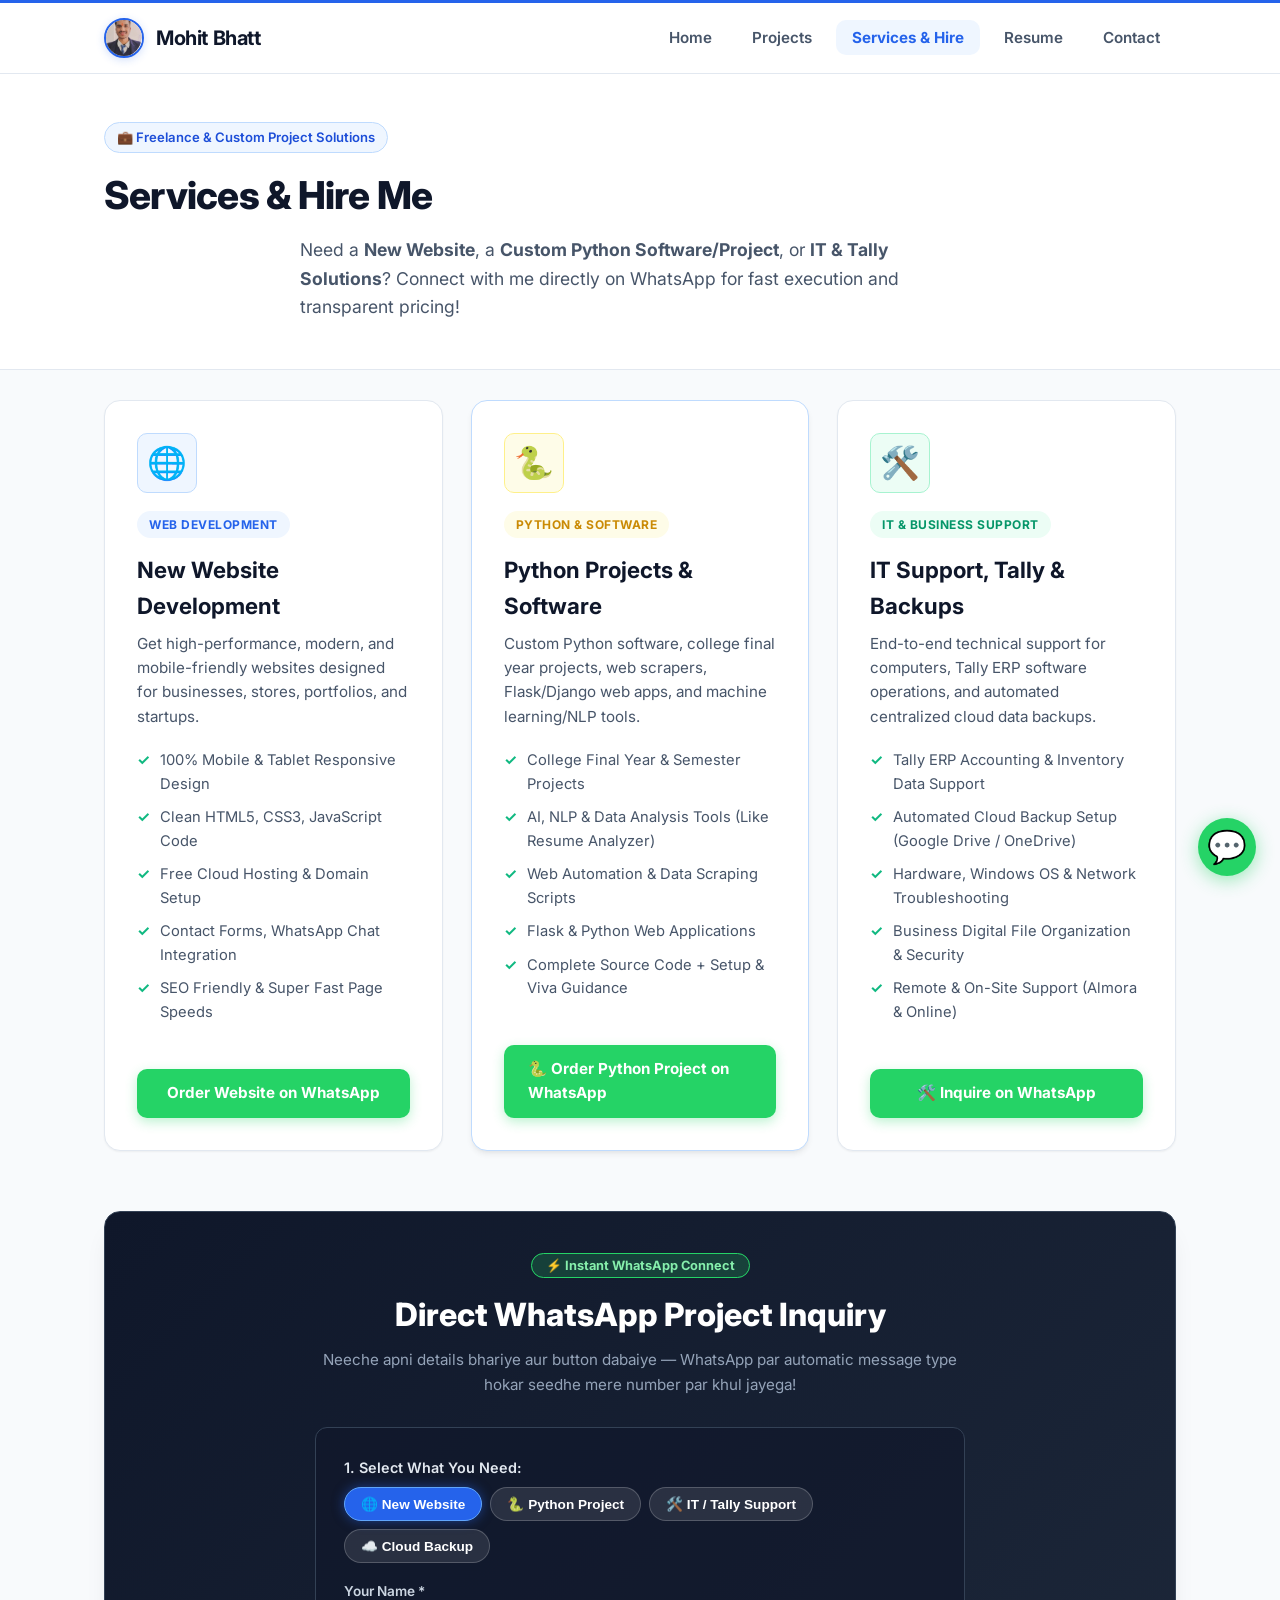
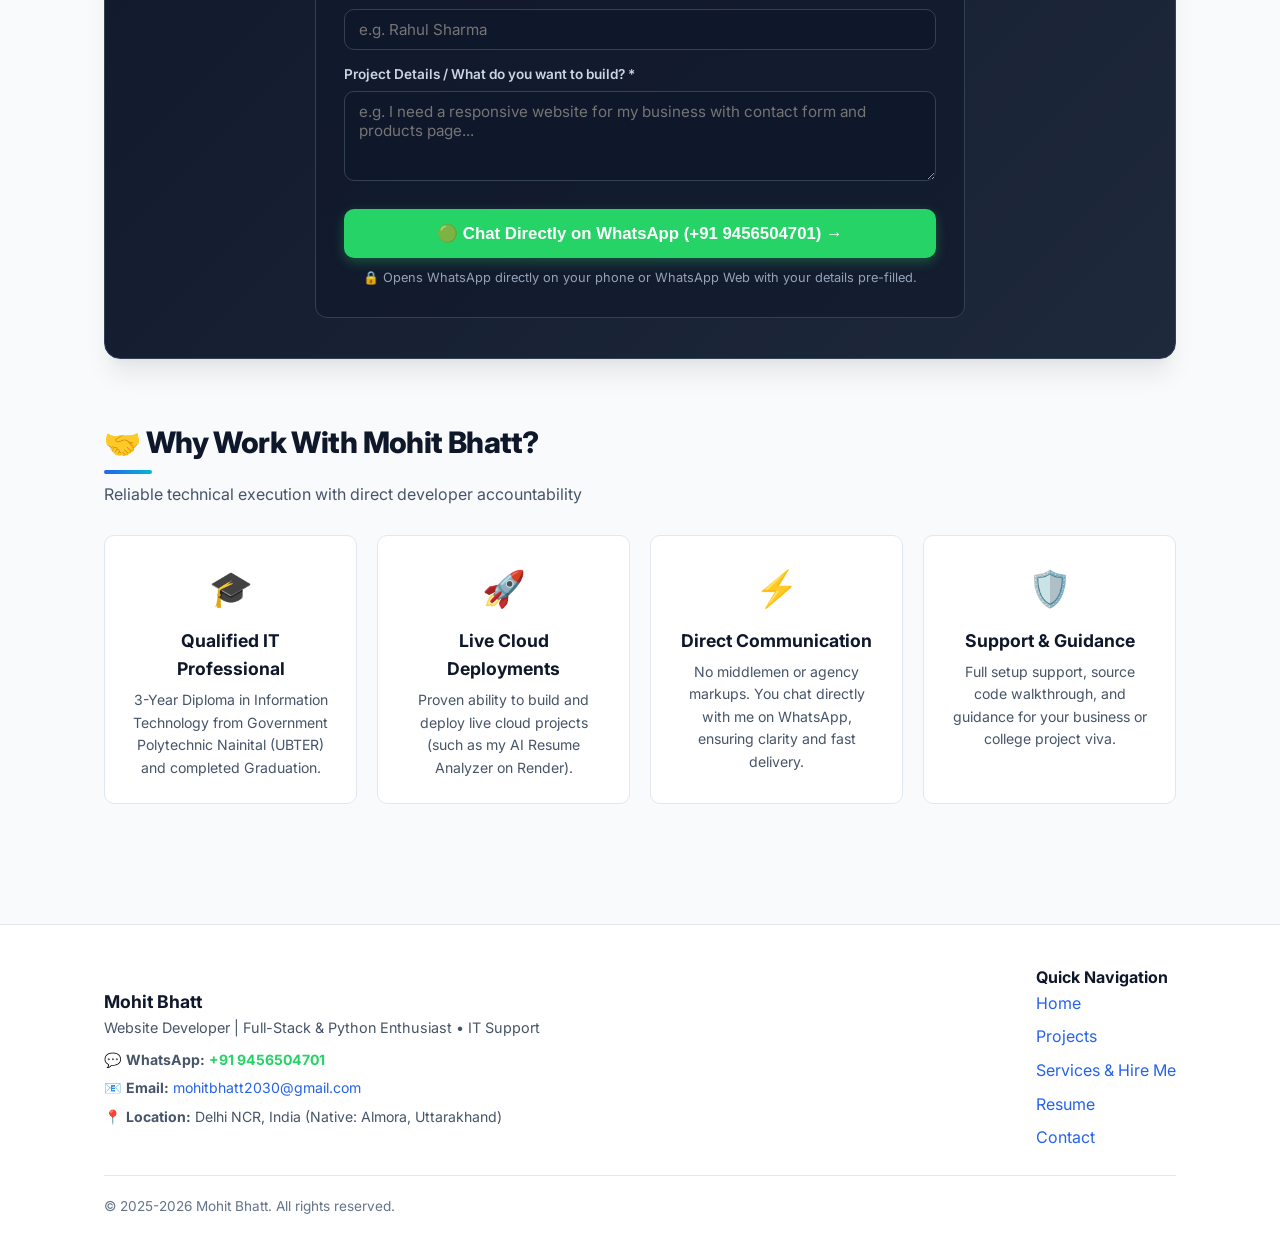
<file: services.html>
<!DOCTYPE html>
<html lang="en">
<head>
  <meta charset="UTF-8">
  <meta name="viewport" content="width=device-width, initial-scale=1.0">
  <title>Services & Hire Me - Mohit Bhatt</title>
  <!-- Stylesheets -->
  <link rel="stylesheet" href="style.css">
  <link rel="preconnect" href="https://fonts.googleapis.com">
  <link rel="preconnect" href="https://fonts.gstatic.com" crossorigin>
  <link href="https://fonts.googleapis.com/css2?family=Inter:wght@400;500;600;700;800&display=swap" rel="stylesheet">
  <style>
    .services-grid {
      display: grid;
      grid-template-columns: repeat(auto-fit, minmax(320px, 1fr));
      gap: 28px;
      margin-top: 30px;
    }
    .service-icon-box {
      width: 60px;
      height: 60px;
      border-radius: var(--radius-md);
      display: flex;
      align-items: center;
      justify-content: center;
      font-size: 2rem;
      margin-bottom: 18px;
    }
    .service-points {
      list-style: none;
      padding: 0;
      margin: 20px 0;
      display: flex;
      flex-direction: column;
      gap: 10px;
    }
    .service-points li {
      display: flex;
      align-items: flex-start;
      gap: 10px;
      font-size: 0.92rem;
      color: var(--text-muted);
    }
    .service-points li span {
      color: var(--success);
      font-weight: bold;
    }
    .quote-box {
      background: linear-gradient(135deg, #0f172a 0%, #1e293b 100%);
      color: white;
      border-radius: var(--radius-lg);
      padding: 40px 32px;
      margin-top: 60px;
      border: 1px solid #334155;
      box-shadow: var(--shadow-xl);
    }
    .service-pill-btn {
      background: rgba(255, 255, 255, 0.1);
      border: 1px solid rgba(255, 255, 255, 0.2);
      color: white;
      padding: 8px 16px;
      border-radius: var(--radius-full);
      font-size: 0.85rem;
      font-weight: 600;
      cursor: pointer;
      transition: var(--transition);
    }
    .service-pill-btn:hover, .service-pill-btn.active {
      background: #2563eb;
      border-color: #60a5fa;
      color: white;
      box-shadow: 0 0 12px rgba(37, 99, 235, 0.5);
    }
    .why-hire-grid {
      display: grid;
      grid-template-columns: repeat(auto-fit, minmax(240px, 1fr));
      gap: 20px;
      margin-top: 24px;
    }
    .why-card {
      background: white;
      border: 1px solid var(--border);
      border-radius: var(--radius-md);
      padding: 24px;
      text-align: center;
      transition: var(--transition);
    }
    .why-card:hover {
      border-color: var(--primary);
      box-shadow: var(--shadow-md);
    }
  </style>
</head>
<body>

  <!-- Navigation Bar -->
  <nav class="navbar">
    <div class="container nav-container">
      <a href="index.html" class="nav-brand">
        <img src="photo1.jpg.png" alt="Mohit Bhatt" class="brand-avatar" onerror="this.src='https://via.placeholder.com/80'">
        <span class="brand-name">Mohit Bhatt</span>
      </a>

      <button class="mobile-toggle" onclick="toggleMenu()" aria-label="Toggle navigation">☰</button>

      <ul class="nav-links" id="navLinks">
        <li><a href="index.html" class="nav-item">Home</a></li>
        <li><a href="projects.html" class="nav-item">Projects</a></li>
        <li><a href="services.html" class="nav-item active">Services &amp; Hire</a></li>
        <li><a href="resume.html" class="nav-item">Resume</a></li>
        <li><a href="contact.html" class="nav-item">Contact</a></li>
      </ul>
    </div>
  </nav>

  <!-- Page Header -->
  <header style="background: white; border-bottom: 1px solid var(--border); padding: 48px 0;">
    <div class="container text-center">
      <span class="chip chip-primary" style="margin-bottom: 12px;">💼 Freelance &amp; Custom Project Solutions</span>
      <h1 style="font-size: 2.4rem; font-weight: 800; letter-spacing: -0.02em; margin-bottom: 10px;">
        Services &amp; Hire Me
      </h1>
      <p style="color: var(--text-muted); font-size: 1.1rem; max-width: 680px; margin: 0 auto;">
        Need a <strong>New Website</strong>, a <strong>Custom Python Software/Project</strong>, or <strong>IT &amp; Tally Solutions</strong>? Connect with me directly on WhatsApp for fast execution and transparent pricing!
      </p>
    </div>
  </header>

  <main class="container" style="padding-bottom: 60px;">

    <!-- 3 Core Services -->
    <div class="services-grid">

      <!-- Service 1: Website Development -->
      <div class="service-card">
        <div>
          <div class="service-icon-box" style="background: #eff6ff; color: #2563eb; border: 1px solid #bfdbfe;">
            🌐
          </div>
          <span class="service-badge" style="background: #eff6ff; color: #2563eb;">Web Development</span>
          <h3 style="font-size: 1.4rem; font-weight: 700; margin-bottom: 8px;">New Website Development</h3>
          <p style="color: var(--text-muted); font-size: 0.95rem; line-height: 1.6;">
            Get high-performance, modern, and mobile-friendly websites designed for businesses, stores, portfolios, and startups.
          </p>
          <ul class="service-points">
            <li><span>✓</span> 100% Mobile &amp; Tablet Responsive Design</li>
            <li><span>✓</span> Clean HTML5, CSS3, JavaScript Code</li>
            <li><span>✓</span> Free Cloud Hosting &amp; Domain Setup</li>
            <li><span>✓</span> Contact Forms, WhatsApp Chat Integration</li>
            <li><span>✓</span> SEO Friendly &amp; Super Fast Page Speeds</li>
          </ul>
        </div>
        <div style="margin-top: 24px;">
          <a href="https://wa.me/919456504701?text=Hello%20Mohit!%20%F0%9F%91%8B%20I%20want%20to%20get%20a%20new%20Website%20developed%20for%20my%20business/project.%20Can%20we%20discuss%20the%20details%3F" target="_blank" class="btn-whatsapp" style="width: 100%; justify-content: center;">
             Order Website on WhatsApp
          </a>
        </div>
      </div>

      <!-- Service 2: Python Projects -->
      <div class="service-card" style="border-color: #bfdbfe; box-shadow: var(--shadow-md);">
        <div>
          <div class="service-icon-box" style="background: #fefce8; color: #ca8a04; border: 1px solid #fef08a;">
            🐍
          </div>
          <span class="service-badge" style="background: #fefce8; color: #ca8a04;">Python &amp; Software</span>
          <h3 style="font-size: 1.4rem; font-weight: 700; margin-bottom: 8px;">Python Projects &amp; Software</h3>
          <p style="color: var(--text-muted); font-size: 0.95rem; line-height: 1.6;">
            Custom Python software, college final year projects, web scrapers, Flask/Django web apps, and machine learning/NLP tools.
          </p>
          <ul class="service-points">
            <li><span>✓</span> College Final Year &amp; Semester Projects</li>
            <li><span>✓</span> AI, NLP &amp; Data Analysis Tools (Like Resume Analyzer)</li>
            <li><span>✓</span> Web Automation &amp; Data Scraping Scripts</li>
            <li><span>✓</span> Flask &amp; Python Web Applications</li>
            <li><span>✓</span> Complete Source Code + Setup &amp; Viva Guidance</li>
          </ul>
        </div>
        <div style="margin-top: 24px;">
          <a href="https://wa.me/919456504701?text=Hello%20Mohit!%20%F0%9F%91%8B%20I%20want%20to%20get%20a%20Python%20Project%20/%20Software%20built.%20Please%20let%20me%20know%20how%20we%20can%20proceed%21" target="_blank" class="btn-whatsapp" style="width: 100%; justify-content: center;">
            🐍 Order Python Project on WhatsApp
          </a>
        </div>
      </div>

      <!-- Service 3: IT Support & Cloud Backups -->
      <div class="service-card">
        <div>
          <div class="service-icon-box" style="background: #ecfdf5; color: #059669; border: 1px solid #a7f3d0;">
            🛠️
          </div>
          <span class="service-badge" style="background: #ecfdf5; color: #059669;">IT &amp; Business Support</span>
          <h3 style="font-size: 1.4rem; font-weight: 700; margin-bottom: 8px;">IT Support, Tally &amp; Backups</h3>
          <p style="color: var(--text-muted); font-size: 0.95rem; line-height: 1.6;">
            End-to-end technical support for computers, Tally ERP software operations, and automated centralized cloud data backups.
          </p>
          <ul class="service-points">
            <li><span>✓</span> Tally ERP Accounting &amp; Inventory Data Support</li>
            <li><span>✓</span> Automated Cloud Backup Setup (Google Drive / OneDrive)</li>
            <li><span>✓</span> Hardware, Windows OS &amp; Network Troubleshooting</li>
            <li><span>✓</span> Business Digital File Organization &amp; Security</li>
            <li><span>✓</span> Remote &amp; On-Site Support (Almora &amp; Online)</li>
          </ul>
        </div>
        <div style="margin-top: 24px;">
          <a href="https://wa.me/919456504701?text=Hello%20Mohit!%20%F0%9F%91%8B%20I%20need%20assistance%20with%20IT%20Support%2C%20Tally%20ERP%2C%20or%20Cloud%20Data%20Backup.%20Can%20you%20help%3F" target="_blank" class="btn-whatsapp" style="width: 100%; justify-content: center;">
            🛠️ Inquire on WhatsApp
          </a>
        </div>
      </div>

    </div>

    <!-- Interactive Instant WhatsApp Message Generator -->
    <div class="quote-box">
      <div style="text-align: center; max-width: 650px; margin: 0 auto 30px;">
        <span class="badge" style="background: rgba(37, 211, 102, 0.2); border: 1px solid #25d366; color: #86efac; padding: 4px 14px; border-radius: var(--radius-full); font-size: 0.8rem; font-weight: 700;">
          ⚡ Instant WhatsApp Connect
        </span>
        <h2 style="font-size: 2rem; font-weight: 800; color: white; margin: 12px 0 8px;">
          Direct WhatsApp Project Inquiry
        </h2>
        <p style="color: #94a3b8; font-size: 0.95rem;">
          Neeche apni details bhariye aur button dabaiye — WhatsApp par automatic message type hokar seedhe mere number par khul jayega!
        </p>
      </div>

      <div style="max-width: 650px; margin: 0 auto; background: rgba(15, 23, 42, 0.6); padding: 28px; border-radius: 12px; border: 1px solid #334155;">
        
        <!-- Step 1: Select Service -->
        <label style="display: block; font-weight: 600; font-size: 0.9rem; color: #e2e8f0; margin-bottom: 8px;">
          1. Select What You Need:
        </label>
        <div style="display: flex; gap: 8px; flex-wrap: wrap; margin-bottom: 18px;">
          <button type="button" class="service-pill-btn active" onclick="selectServiceType('Website Development', this)">🌐 New Website</button>
          <button type="button" class="service-pill-btn" onclick="selectServiceType('Python Software / Project', this)">🐍 Python Project</button>
          <button type="button" class="service-pill-btn" onclick="selectServiceType('IT Support & Tally', this)">🛠️ IT / Tally Support</button>
          <button type="button" class="service-pill-btn" onclick="selectServiceType('Cloud Data Backup', this)">☁️ Cloud Backup</button>
        </div>

        <!-- Step 2: Name -->
        <div class="form-group" style="margin-bottom: 14px;">
          <label style="font-size: 0.85rem; font-weight: 600; color: #cbd5e1;">Your Name *</label>
          <input type="text" id="waName" class="form-control" placeholder="e.g. Rahul Sharma" style="background: #0f172a; border-color: #334155; color: white;">
        </div>

        <!-- Step 3: Project Requirements -->
        <div class="form-group" style="margin-bottom: 20px;">
          <label style="font-size: 0.85rem; font-weight: 600; color: #cbd5e1;">Project Details / What do you want to build? *</label>
          <textarea id="waDetails" class="form-control" rows="3" placeholder="e.g. I need a responsive website for my business with contact form and products page..." style="background: #0f172a; border-color: #334155; color: white;"></textarea>
        </div>

        <!-- Submit Button -->
        <button type="button" onclick="sendWhatsAppInquiry()" class="btn-whatsapp" style="width: 100%; justify-content: center; font-size: 1.05rem; padding: 14px;">
          🟢 Chat Directly on WhatsApp (+91 9456504701) →
        </button>
        <span style="display: block; text-align: center; color: #94a3b8; font-size: 0.8rem; margin-top: 10px;">
          🔒 Opens WhatsApp directly on your phone or WhatsApp Web with your details pre-filled.
        </span>
      </div>
    </div>

    <!-- Why Work With Mohit Bhatt -->
    <div style="margin-top: 60px;">
      <div class="section-header text-center">
        <h2>🤝 Why Work With Mohit Bhatt?</h2>
        <p>Reliable technical execution with direct developer accountability</p>
      </div>

      <div class="why-hire-grid">
        <div class="why-card">
          <div style="font-size: 2.2rem; margin-bottom: 10px;">🎓</div>
          <h4 style="font-size: 1.1rem; font-weight: 700; margin-bottom: 6px;">Qualified IT Professional</h4>
          <p style="color: var(--text-muted); font-size: 0.88rem;">
            3-Year Diploma in Information Technology from Government Polytechnic Nainital (UBTER) and completed Graduation.
          </p>
        </div>

        <div class="why-card">
          <div style="font-size: 2.2rem; margin-bottom: 10px;">🚀</div>
          <h4 style="font-size: 1.1rem; font-weight: 700; margin-bottom: 6px;">Live Cloud Deployments</h4>
          <p style="color: var(--text-muted); font-size: 0.88rem;">
            Proven ability to build and deploy live cloud projects (such as my AI Resume Analyzer on Render).
          </p>
        </div>

        <div class="why-card">
          <div style="font-size: 2.2rem; margin-bottom: 10px;">⚡</div>
          <h4 style="font-size: 1.1rem; font-weight: 700; margin-bottom: 6px;">Direct Communication</h4>
          <p style="color: var(--text-muted); font-size: 0.88rem;">
            No middlemen or agency markups. You chat directly with me on WhatsApp, ensuring clarity and fast delivery.
          </p>
        </div>

        <div class="why-card">
          <div style="font-size: 2.2rem; margin-bottom: 10px;">🛡️</div>
          <h4 style="font-size: 1.1rem; font-weight: 700; margin-bottom: 6px;">Support &amp; Guidance</h4>
          <p style="color: var(--text-muted); font-size: 0.88rem;">
            Full setup support, source code walkthrough, and guidance for your business or college project viva.
          </p>
        </div>
      </div>
    </div>

  </main>

  <!-- Floating WhatsApp Connect Widget -->
  <a href="https://wa.me/919456504701?text=Hello%20Mohit!%20%F0%9F%91%8B%20I%20visited%20your%20portfolio%20and%20want%20to%20discuss%20a%20project%20with%20you." target="_blank" class="whatsapp-float" title="Chat on WhatsApp" aria-label="WhatsApp Chat">
    💬
    <span class="whatsapp-float-tooltip">Chat with Mohit on WhatsApp</span>
  </a>

  <!-- Footer -->
  <footer>
    <div class="container">
      <div class="footer-content">
        <div class="footer-brand">
          <h4>Mohit Bhatt</h4>
          <p>Website Developer | Full-Stack &amp; Python Enthusiast • IT Support</p>
          <div style="margin-top: 10px; display: flex; flex-direction: column; gap: 6px; font-size: 0.88rem; color: var(--text-muted);">
            <div>💬 <strong>WhatsApp:</strong> <a href="https://wa.me/919456504701" target="_blank" style="color: #25d366; text-decoration: none; font-weight: 700;">+91 9456504701</a></div>
            <div>📧 <strong>Email:</strong> <a href="mailto:mohitbhatt2030@gmail.com" style="color: var(--primary); text-decoration: none;">mohitbhatt2030@gmail.com</a></div>
            <div>📍 <strong>Location:</strong> Delhi NCR, India (Native: Almora, Uttarakhand)</div>
          </div>
        </div>

        <div class="footer-links">
          <h4>Quick Navigation</h4>
          <div style="display: flex; flex-direction: column; gap: 8px;">
            <a href="index.html">Home</a>
            <a href="projects.html">Projects</a>
            <a href="services.html">Services &amp; Hire Me</a>
            <a href="resume.html">Resume</a>
            <a href="contact.html">Contact</a>
          </div>
        </div>
      </div>

      <div class="footer-bottom">
        <div>© 2025-2026 Mohit Bhatt. All rights reserved.</div>
      </div>
    </div>
  </footer>

  <!-- Scripts -->
  <script>
    function toggleMenu() {
      const nav = document.getElementById('navLinks');
      nav.classList.toggle('show');
    }

    let selectedService = "Website Development";

    function selectServiceType(type, btn) {
      selectedService = type;
      document.querySelectorAll('.service-pill-btn').forEach(b => b.classList.remove('active'));
      btn.classList.add('active');
    }

    function sendWhatsAppInquiry() {
      const name = document.getElementById('waName').value.trim() || 'Client';
      const details = document.getElementById('waDetails').value.trim();

      if (!details) {
        alert('⚠️ Please write a brief description of your project or requirements!');
        document.getElementById('waDetails').focus();
        return;
      }

      const text = `Hello Mohit Bhatt! 👋%0A%0A👤 *Name:* ${encodeURIComponent(name)}%0A📌 *Service Needed:* ${encodeURIComponent(selectedService)}%0A📝 *Project Details:* ${encodeURIComponent(details)}%0A%0APlease let me know your availability and quotation!`;

      const waUrl = `https://wa.me/919456504701?text=${text}`;
      window.open(waUrl, '_blank');
    }
  </script>
</body>
</html>
</file>
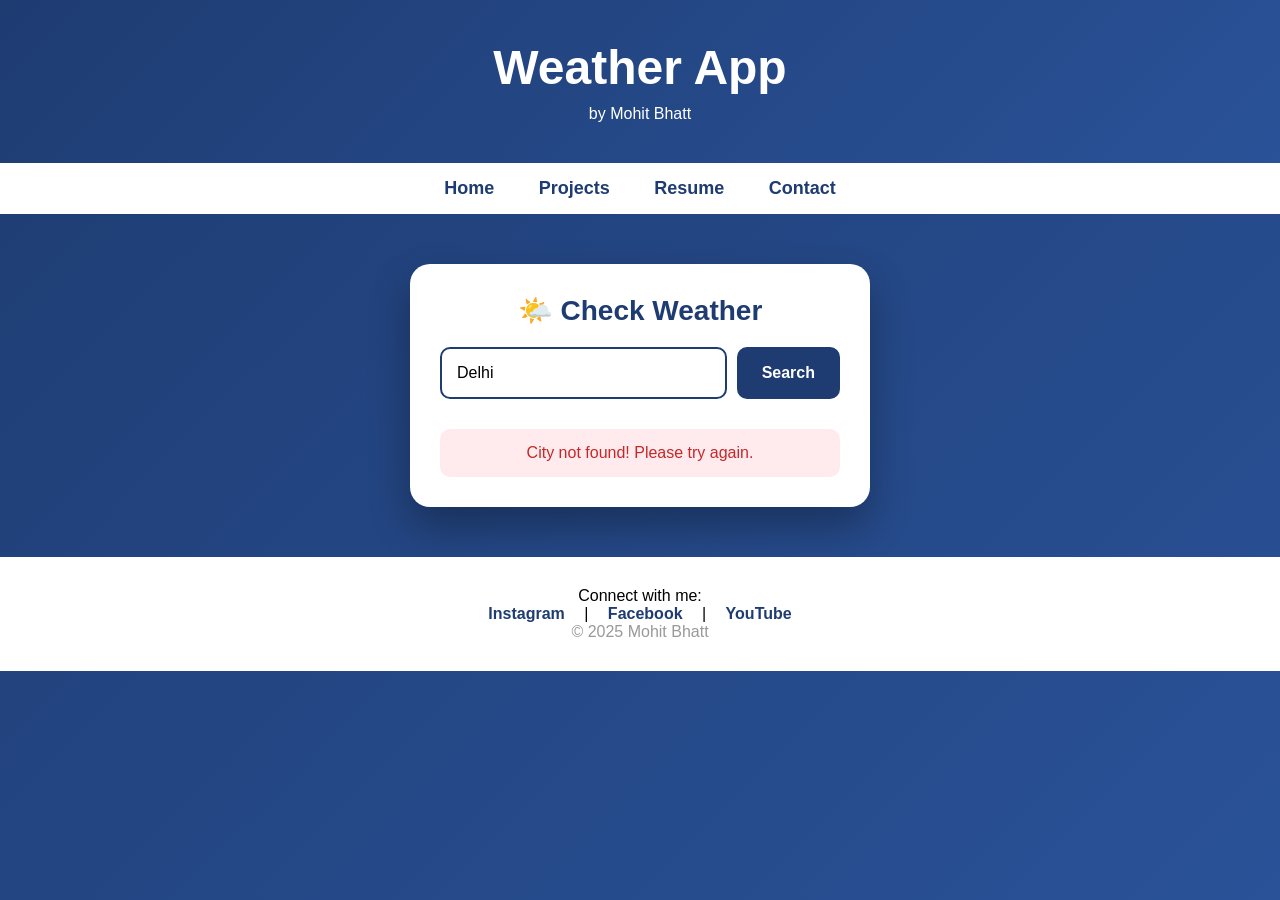
<file: weather.html>
<!DOCTYPE html>
<html lang="en">
<head>
  <meta charset="UTF-8">
  <meta name="viewport" content="width=device-width, initial-scale=1.0">
  <title>Weather App - Mohit Bhatt</title>
  <style>
    * {
      margin: 0;
      padding: 0;
      box-sizing: border-box;
      font-family: 'Segoe UI', sans-serif;
    }

    body {
      background: linear-gradient(135deg, #1e3c72 0%, #2a5298 100%);
      min-height: 100vh;
    }

    header {
      background: linear-gradient(135deg, #1e3c72 0%, #2a5298 100%);
      color: white;
      text-align: center;
      padding: 40px 20px;
    }

    header h1 {
      font-size: 48px;
      margin-bottom: 10px;
    }

    nav {
      background: white;
      padding: 15px;
      text-align: center;
      position: sticky;
      top: 0;
      z-index: 100;
    }

    nav a {
      color: #1e3c72;
      text-decoration: none;
      margin: 0 20px;
      font-weight: bold;
      font-size: 18px;
    }

    nav a:hover {
      color: #2a5298;
    }

    .container {
      max-width: 500px;
      margin: 50px auto;
      padding: 0 20px;
    }

    .weather-card {
      background: white;
      border-radius: 20px;
      padding: 30px;
      box-shadow: 0 20px 40px rgba(0,0,0,0.3);
      text-align: center;
    }

    .weather-card h2 {
      color: #1e3c72;
      margin-bottom: 20px;
      font-size: 28px;
    }

    .search-box {
      display: flex;
      gap: 10px;
      margin-bottom: 30px;
    }

    .search-box input {
      flex: 1;
      padding: 15px;
      border: 2px solid #1e3c72;
      border-radius: 10px;
      font-size: 16px;
      outline: none;
    }

    .search-box button {
      padding: 15px 25px;
      background: #1e3c72;
      color: white;
      border: none;
      border-radius: 10px;
      font-size: 16px;
      font-weight: bold;
      cursor: pointer;
      transition: 0.3s;
    }

    .search-box button:hover {
      background: #2a5298;
    }

    .weather-info {
      background: #f0f7ff;
      border-radius: 15px;
      padding: 20px;
      display: none;
    }

    .weather-info.show {
      display: block;
      animation: fadeIn 0.5s;
    }

    @keyframes fadeIn {
      from { opacity: 0; transform: translateY(20px); }
      to { opacity: 1; transform: translateY(0); }
    }

    .city-name {
      font-size: 32px;
      color: #1e3c72;
      margin-bottom: 10px;
    }

    .temperature {
      font-size: 48px;
      font-weight: bold;
      color: #ff9800;
      margin: 20px 0;
    }

    .weather-desc {
      font-size: 20px;
      color: #666;
      margin-bottom: 20px;
      text-transform: capitalize;
    }

    .details {
      display: grid;
      grid-template-columns: 1fr 1fr;
      gap: 15px;
      margin-top: 20px;
    }

    .detail-item {
      background: white;
      padding: 15px;
      border-radius: 10px;
      box-shadow: 0 2px 10px rgba(0,0,0,0.1);
    }

    .detail-item h4 {
      color: #666;
      font-size: 14px;
      margin-bottom: 5px;
    }

    .detail-item p {
      color: #1e3c72;
      font-size: 18px;
      font-weight: bold;
    }

    .error-message {
      background: #ffebee;
      color: #c62828;
      padding: 15px;
      border-radius: 10px;
      margin-top: 20px;
      display: none;
    }

    .error-message.show {
      display: block;
    }

    .loading {
      display: none;
      margin: 20px 0;
    }

    .loading.show {
      display: block;
    }

    .loading::after {
      content: 'Loading...';
      color: #1e3c72;
      font-size: 18px;
    }

    footer {
      background: white;
      text-align: center;
      padding: 30px;
      margin-top: 50px;
    }

    .social-links a {
      color: #1e3c72;
      text-decoration: none;
      margin: 0 15px;
      font-weight: bold;
    }

    .copyright {
      color: #999;
    }
  </style>
</head>
<body>
  <header>
    <h1>Weather App</h1>
    <p>by Mohit Bhatt</p>
  </header>

  <nav>
    <a href="index.html">Home</a>
    <a href="projects.html">Projects</a>
    <a href="resume.html">Resume</a>
    <a href="contact.html">Contact</a>
  </nav>

  <div class="container">
    <div class="weather-card">
      <h2>🌤️ Check Weather</h2>
      
      <div class="search-box">
        <input type="text" id="cityInput" placeholder="Enter city name (e.g. Delhi, Mumbai)" value="Delhi">
        <button onclick="getWeather()">Search</button>
      </div>

      <div class="loading" id="loading"></div>

      <div class="weather-info" id="weatherInfo">
        <div class="city-name" id="city">Delhi</div>
        <div class="temperature" id="temp">30°C</div>
        <div class="weather-desc" id="desc">Clear Sky</div>
        
        <div class="details">
          <div class="detail-item">
            <h4>Humidity</h4>
            <p id="humidity">65%</p>
          </div>
          <div class="detail-item">
            <h4>Wind Speed</h4>
            <p id="wind">10 km/h</p>
          </div>
          <div class="detail-item">
            <h4>Feels Like</h4>
            <p id="feels">32°C</p>
          </div>
          <div class="detail-item">
            <h4>Pressure</h4>
            <p id="pressure">1012 hPa</p>
          </div>
        </div>
      </div>

      <div class="error-message" id="errorMsg">
        City not found! Please try again.
      </div>
    </div>
  </div>

  <footer>
    <p>Connect with me:</p>
    <div class="social-links">
      <a href="https://www.instagram.com/mohitbhattuk01">Instagram</a> |
      <a href="https://www.facebook.com/mohitbhatt">Facebook</a> |
      <a href="https://www.youtube.com/@MohitBhattji-uk01">YouTube</a>
    </div>
    <p class="copyright">© 2025 Mohit Bhatt</p>
  </footer>

  <script>
    const API_KEY = 'bd5e378503939ddaee76f12ad7a97608'; // Free API key
    
    async function getWeather() {
      const city = document.getElementById('cityInput').value;
      
      if(!city) {
        alert('Please enter a city name');
        return;
      }

      document.getElementById('loading').classList.add('show');
      document.getElementById('weatherInfo').classList.remove('show');
      document.getElementById('errorMsg').classList.remove('show');

      try {
        const response = await fetch(`https://api.openweathermap.org/data/2.5/weather?q=${city}&units=metric&appid=${API_KEY}`);
        const data = await response.json();

        if(data.cod === 200) {
          document.getElementById('city').textContent = data.name;
          document.getElementById('temp').textContent = Math.round(data.main.temp) + '°C';
          document.getElementById('desc').textContent = data.weather[0].description;
          document.getElementById('humidity').textContent = data.main.humidity + '%';
          document.getElementById('wind').textContent = data.wind.speed + ' km/h';
          document.getElementById('feels').textContent = Math.round(data.main.feels_like) + '°C';
          document.getElementById('pressure').textContent = data.main.pressure + ' hPa';
          
          document.getElementById('weatherInfo').classList.add('show');
        } else {
          document.getElementById('errorMsg').classList.add('show');
        }
      } catch(error) {
        document.getElementById('errorMsg').classList.add('show');
      } finally {
        document.getElementById('loading').classList.remove('show');
      }
    }

    window.onload = function() {
      getWeather();
    };

    document.getElementById('cityInput').addEventListener('keypress', function(e) {
      if(e.key === 'Enter') {
        getWeather();
      }
    });
  </script>
</body>
</html>
</file>
<file: style.css>
/* ==========================================================================
   MOHIT BHATT - PORTFOLIO DESIGN SYSTEM
   Clean, Minimalist, Modern Tech Palette
   ========================================================================== */

:root {
  /* Color Palette - Modern Clean Slate & Tech Blue */
  --bg-body: #f8fafc;
  --bg-surface: #ffffff;
  --bg-subtle: #f1f5f9;
  --bg-dark: #0f172a;
  
  --primary: #2563eb;
  --primary-hover: #1d4ed8;
  --primary-light: #eff6ff;
  --primary-glow: rgba(37, 99, 235, 0.15);
  
  --accent: #0ea5e9;
  --accent-light: #f0f9ff;
  
  --text-main: #0f172a;
  --text-muted: #475569;
  --text-light: #64748b;
  --text-inverse: #ffffff;
  
  --border: #e2e8f0;
  --border-strong: #cbd5e1;
  --border-focus: #3b82f6;
  
  --success: #10b981;
  --success-light: #ecfdf5;
  --warning: #f59e0b;
  --warning-light: #fffbeb;
  --danger: #ef4444;
  --danger-light: #fef2f2;
  
  /* Shadows */
  --shadow-sm: 0 1px 2px 0 rgba(0, 0, 0, 0.05);
  --shadow-md: 0 4px 6px -1px rgba(0, 0, 0, 0.07), 0 2px 4px -2px rgba(0, 0, 0, 0.05);
  --shadow-lg: 0 10px 15px -3px rgba(0, 0, 0, 0.08), 0 4px 6px -4px rgba(0, 0, 0, 0.04);
  --shadow-xl: 0 20px 25px -5px rgba(0, 0, 0, 0.08), 0 8px 10px -6px rgba(0, 0, 0, 0.04);
  
  /* Radii */
  --radius-sm: 6px;
  --radius-md: 10px;
  --radius-lg: 16px;
  --radius-full: 9999px;
  
  /* Transitions */
  --transition: all 0.25s cubic-bezier(0.4, 0, 0.2, 1);
}

/* Base Styles */
* {
  margin: 0;
  padding: 0;
  box-sizing: border-box;
}

html {
  scroll-behavior: smooth;
}

body {
  font-family: 'Inter', -apple-system, BlinkMacSystemFont, 'Segoe UI', Roboto, Helvetica, Arial, sans-serif;
  background-color: var(--bg-body);
  color: var(--text-main);
  line-height: 1.6;
  min-height: 100vh;
  display: flex;
  flex-direction: column;
}

a {
  color: var(--primary);
  text-decoration: none;
  transition: var(--transition);
}

a:hover {
  color: var(--primary-hover);
}

/* Layout */
.container {
  max-width: 1120px;
  margin: 0 auto;
  padding: 0 24px;
  width: 100%;
}

main {
  flex: 1;
}

/* ==========================================================================
   NAVIGATION BAR
   ========================================================================== */
.navbar {
  background: rgba(255, 255, 255, 0.95);
  backdrop-filter: blur(12px);
  -webkit-backdrop-filter: blur(12px);
  border-bottom: 1px solid var(--border);
  border-top: 3px solid #2563eb;
  position: sticky;
  top: 0;
  z-index: 1000;
  transition: var(--transition);
}

.navbar .nav-container {
  display: flex;
  justify-content: space-between;
  align-items: center;
  height: 70px;
}

.nav-brand {
  display: flex;
  align-items: center;
  gap: 12px;
  font-weight: 700;
  font-size: 1.25rem;
  color: var(--text-main);
}

.brand-avatar {
  width: 40px;
  height: 40px;
  border-radius: var(--radius-full);
  object-fit: cover;
  border: 2px solid var(--primary);
  box-shadow: 0 2px 8px rgba(37, 99, 235, 0.2);
}

.brand-name {
  font-weight: 700;
  letter-spacing: -0.02em;
}

.brand-badge {
  font-size: 0.72rem;
  background: linear-gradient(135deg, #eff6ff 0%, #dbeafe 100%);
  color: var(--primary);
  padding: 3px 9px;
  border-radius: var(--radius-full);
  font-weight: 700;
  border: 1px solid #bfdbfe;
}

.nav-links {
  display: flex;
  align-items: center;
  gap: 8px;
  list-style: none;
}

.nav-item {
  color: var(--text-muted);
  font-weight: 600;
  font-size: 0.95rem;
  padding: 8px 16px;
  border-radius: var(--radius-md);
  transition: var(--transition);
}

.nav-item:hover {
  color: var(--primary);
  background: var(--primary-light);
}

.nav-item.active {
  color: var(--primary);
  background: var(--primary-light);
  font-weight: 700;
}

.nav-btn-admin {
  background: linear-gradient(135deg, #0f172a 0%, #1e293b 100%);
  color: var(--text-inverse) !important;
  font-size: 0.85rem;
  padding: 8px 16px;
  border-radius: var(--radius-md);
  display: inline-flex;
  align-items: center;
  gap: 6px;
  font-weight: 600;
  margin-left: 8px;
  transition: var(--transition);
  box-shadow: 0 2px 6px rgba(15, 23, 42, 0.15);
}

.nav-btn-admin:hover {
  background: #334155;
  transform: translateY(-1px);
  box-shadow: 0 4px 12px rgba(15, 23, 42, 0.25);
}

/* Mobile Nav Toggle */
.mobile-toggle {
  display: none;
  background: none;
  border: none;
  font-size: 1.5rem;
  cursor: pointer;
  color: var(--text-main);
}

/* ==========================================================================
   HERO SECTION
   ========================================================================== */
.hero-section {
  padding: 60px 0 44px;
  border-bottom: 1px solid #e2e8f0;
  background: radial-gradient(circle at 10% 20%, rgba(37, 99, 235, 0.08) 0%, rgba(240, 249, 255, 0.5) 45%, #ffffff 90%);
}

.hero-grid {
  display: grid;
  grid-template-columns: 180px 1fr;
  gap: 40px;
  align-items: center;
}

.profile-img-wrapper {
  position: relative;
  width: 170px;
  height: 170px;
}

.hero-profile-pic {
  width: 100%;
  height: 100%;
  border-radius: var(--radius-full);
  object-fit: cover;
  border: 4px solid var(--bg-surface);
  box-shadow: var(--shadow-xl);
}

.status-indicator {
  position: absolute;
  bottom: 8px;
  right: 8px;
  background: var(--success);
  width: 22px;
  height: 22px;
  border-radius: var(--radius-full);
  border: 3px solid var(--bg-surface);
  box-shadow: 0 0 0 2px rgba(16, 185, 129, 0.2);
}

.hero-badge-scroller {
  overflow: hidden;
  margin-bottom: 12px;
  mask-image: linear-gradient(to right, transparent 0%, black 8%, black 92%, transparent 100%);
  -webkit-mask-image: linear-gradient(to right, transparent 0%, black 8%, black 92%, transparent 100%);
}

.hero-badge-track {
  display: flex;
  gap: 10px;
  width: max-content;
  animation: badge-scroll 18s linear infinite;
}

.hero-badge-track:hover {
  animation-play-state: paused;
}

@keyframes badge-scroll {
  0% {
    transform: translateX(0);
  }
  100% {
    transform: translateX(-50%);
  }
}

.chip {
  display: inline-flex;
  align-items: center;
  gap: 6px;
  padding: 4px 12px;
  border-radius: var(--radius-full);
  font-size: 0.82rem;
  font-weight: 600;
}

.chip-success {
  background: var(--success-light);
  color: #065f46;
  border: 1px solid #a7f3d0;
}

.chip-primary {
  background: var(--primary-light);
  color: var(--primary-hover);
  border: 1px solid #bfdbfe;
}

.hero-title {
  font-size: 2.75rem;
  font-weight: 800;
  letter-spacing: -0.03em;
  color: var(--text-main);
  line-height: 1.2;
  margin-bottom: 8px;
}

.hero-subtitle {
  font-size: 1.2rem;
  font-weight: 500;
  color: var(--text-muted);
  margin-bottom: 16px;
}

.hero-bio {
  font-size: 1.05rem;
  color: var(--text-muted);
  max-width: 720px;
  margin-bottom: 24px;
}

.hero-actions {
  display: flex;
  flex-wrap: wrap;
  gap: 12px;
}

/* ==========================================================================
   BUTTONS
   ========================================================================== */
.btn {
  display: inline-flex;
  align-items: center;
  justify-content: center;
  gap: 8px;
  padding: 10px 20px;
  font-size: 0.95rem;
  font-weight: 600;
  border-radius: var(--radius-md);
  border: 1px solid transparent;
  cursor: pointer;
  transition: var(--transition);
  text-decoration: none;
}

.btn-primary {
  background: var(--primary);
  color: var(--text-inverse) !important;
  box-shadow: 0 2px 4px var(--primary-glow);
}

.btn-primary:hover {
  background: var(--primary-hover);
  transform: translateY(-1px);
  box-shadow: 0 4px 12px var(--primary-glow);
}

.btn-secondary {
  background: var(--bg-surface);
  color: var(--text-main);
  border-color: var(--border-strong);
}

.btn-secondary:hover {
  background: var(--bg-subtle);
  border-color: var(--border-strong);
  color: var(--text-main);
}

.btn-live {
  background: linear-gradient(135deg, #10b981 0%, #059669 100%);
  color: white !important;
  box-shadow: 0 4px 12px rgba(16, 185, 129, 0.3);
}

.btn-live:hover {
  background: linear-gradient(135deg, #059669 0%, #047857 100%);
  transform: translateY(-2px);
  box-shadow: 0 6px 16px rgba(16, 185, 129, 0.4);
}

.btn-github {
  background: #24292e;
  color: white !important;
}

.btn-github:hover {
  background: #000000;
  transform: translateY(-1px);
}

.btn-sm {
  padding: 6px 12px;
  font-size: 0.85rem;
}

.btn-danger {
  background: var(--danger-light);
  color: var(--danger);
  border: 1px solid #fecaca;
}

.btn-danger:hover {
  background: var(--danger);
  color: white;
}

/* ==========================================================================
   SECTIONS & HEADINGS
   ========================================================================== */
.section {
  padding: 48px 0;
}

.section-header {
  margin-bottom: 28px;
}

.section-header h2 {
  font-size: 1.85rem;
  font-weight: 800;
  color: var(--text-main);
  letter-spacing: -0.02em;
  display: inline-flex;
  align-items: center;
  gap: 10px;
  position: relative;
  padding-bottom: 8px;
}

.section-header h2::after {
  content: '';
  position: absolute;
  bottom: 0;
  left: 0;
  width: 48px;
  height: 4px;
  border-radius: 4px;
  background: linear-gradient(90deg, #2563eb, #06b6d4);
}

.section-header p {
  color: var(--text-muted);
  font-size: 1rem;
  margin-top: 8px;
}

/* ==========================================================================
   CARDS & SURFACES
   ========================================================================== */
.card {
  background: var(--bg-surface);
  border: 1px solid var(--border);
  border-radius: var(--radius-lg);
  padding: 24px;
  box-shadow: var(--shadow-sm);
  transition: var(--transition);
}

.card:hover {
  box-shadow: 0 10px 25px -5px rgba(15, 23, 42, 0.08);
  border-color: #cbd5e1;
}
  border-color: var(--border-strong);
}

/* ==========================================================================
   ⭐ FEATURED PROJECT CARD (PRESERVED RENDER LINK)
   ========================================================================== */
.featured-card {
  background: linear-gradient(to right bottom, #ffffff, #f0f7ff);
  border: 2px solid #bfdbfe;
  border-radius: var(--radius-lg);
  padding: 32px;
  box-shadow: var(--shadow-lg);
  position: relative;
  overflow: hidden;
  margin-bottom: 32px;
  transition: var(--transition);
}

.featured-card:hover {
  box-shadow: var(--shadow-xl);
  border-color: var(--primary);
  transform: translateY(-2px);
}

.featured-badge-bar {
  display: flex;
  align-items: center;
  gap: 10px;
  margin-bottom: 16px;
}

.badge-gold {
  background: #fef3c7;
  color: #92400e;
  border: 1px solid #fde68a;
  font-size: 0.8rem;
  font-weight: 700;
  padding: 4px 12px;
  border-radius: var(--radius-full);
  display: inline-flex;
  align-items: center;
  gap: 6px;
}

.badge-render {
  background: #ecfdf5;
  color: #065f46;
  border: 1px solid #a7f3d0;
  font-size: 0.8rem;
  font-weight: 700;
  padding: 4px 12px;
  border-radius: var(--radius-full);
  display: inline-flex;
  align-items: center;
  gap: 6px;
}

.pulse-dot {
  width: 8px;
  height: 8px;
  background-color: var(--success);
  border-radius: 50%;
  box-shadow: 0 0 0 0 rgba(16, 185, 129, 0.7);
  animation: pulse 2s infinite;
}

@keyframes pulse {
  0% {
    box-shadow: 0 0 0 0 rgba(16, 185, 129, 0.7);
  }
  70% {
    box-shadow: 0 0 0 8px rgba(16, 185, 129, 0);
  }
  100% {
    box-shadow: 0 0 0 0 rgba(16, 185, 129, 0);
  }
}

.featured-content {
  display: grid;
  grid-template-columns: 1fr 340px;
  gap: 32px;
  align-items: center;
}

.featured-info h3 {
  font-size: 1.75rem;
  font-weight: 800;
  color: var(--text-main);
  margin-bottom: 8px;
}

.featured-subtitle {
  font-size: 1.05rem;
  color: var(--primary);
  font-weight: 600;
  margin-bottom: 12px;
}

.featured-desc {
  color: var(--text-muted);
  font-size: 1rem;
  line-height: 1.6;
  margin-bottom: 18px;
}

.featured-highlights {
  list-style: none;
  margin-bottom: 20px;
}

.featured-highlights li {
  position: relative;
  padding-left: 24px;
  margin-bottom: 8px;
  color: var(--text-muted);
  font-size: 0.95rem;
}

.featured-highlights li::before {
  content: '✓';
  position: absolute;
  left: 0;
  color: var(--primary);
  font-weight: 700;
}

.tag-list {
  display: flex;
  flex-wrap: wrap;
  gap: 6px;
  margin-top: 14px;
}

.tag {
  background: var(--bg-surface);
  border: 1px solid var(--border);
  color: var(--text-muted);
  font-size: 0.8rem;
  font-weight: 600;
  padding: 4px 10px;
  border-radius: var(--radius-sm);
}

.tag-primary {
  background: var(--primary-light);
  border-color: #bfdbfe;
  color: var(--primary-hover);
}

.featured-cta-box {
  background: var(--bg-surface);
  border: 1px solid var(--border);
  border-radius: var(--radius-md);
  padding: 24px;
  text-align: center;
  box-shadow: var(--shadow-sm);
}

.featured-cta-box .btn {
  width: 100%;
  margin-bottom: 10px;
}

.hosting-note {
  font-size: 0.8rem;
  color: var(--text-light);
  margin-top: 10px;
}

/* ==========================================================================
   PROJECTS GRID
   ========================================================================== */
.projects-grid {
  display: grid;
  grid-template-columns: repeat(auto-fill, minmax(320px, 1fr));
  gap: 24px;
}

.project-card {
  background: var(--bg-surface);
  border: 1px solid var(--border);
  border-radius: var(--radius-lg);
  padding: 24px;
  display: flex;
  flex-direction: column;
  justify-content: space-between;
  transition: var(--transition);
  position: relative;
}

.project-card:hover {
  transform: translateY(-4px);
  box-shadow: var(--shadow-lg);
  border-color: var(--primary);
}

.project-header {
  display: flex;
  align-items: flex-start;
  justify-content: space-between;
  margin-bottom: 14px;
}

.project-icon {
  font-size: 2rem;
  width: 48px;
  height: 48px;
  display: flex;
  align-items: center;
  justify-content: center;
  background: var(--bg-subtle);
  border-radius: var(--radius-md);
  border: 1px solid var(--border);
}

.project-badge {
  font-size: 0.75rem;
  font-weight: 600;
  padding: 2px 8px;
  border-radius: var(--radius-full);
  background: var(--bg-subtle);
  color: var(--text-muted);
  border: 1px solid var(--border);
}

.project-title {
  font-size: 1.25rem;
  font-weight: 700;
  color: var(--text-main);
  margin-bottom: 8px;
}

.project-desc {
  font-size: 0.95rem;
  color: var(--text-muted);
  margin-bottom: 16px;
  flex-grow: 1;
}

.project-footer {
  margin-top: auto;
}

.project-links {
  display: flex;
  gap: 10px;
  margin-top: 16px;
}

/* ==========================================================================
   EDUCATION & TIMELINE TABLE
   ========================================================================== */
.edu-table-wrapper {
  background: var(--bg-surface);
  border: 1px solid var(--border);
  border-radius: var(--radius-lg);
  overflow: hidden;
  box-shadow: var(--shadow-sm);
}

.edu-table {
  width: 100%;
  border-collapse: collapse;
  text-align: left;
}

.edu-table th {
  background: var(--bg-subtle);
  padding: 16px 20px;
  font-size: 0.85rem;
  font-weight: 700;
  text-transform: uppercase;
  letter-spacing: 0.05em;
  color: var(--text-muted);
  border-bottom: 1px solid var(--border);
}

.edu-table td {
  padding: 18px 20px;
  font-size: 0.95rem;
  color: var(--text-main);
  border-bottom: 1px solid var(--border);
  vertical-align: middle;
}

.edu-table tr:last-child td {
  border-bottom: none;
}

.edu-table tr:hover td {
  background: #fdfdfd;
}

.status-badge {
  display: inline-flex;
  align-items: center;
  gap: 6px;
  padding: 4px 10px;
  border-radius: var(--radius-full);
  font-size: 0.8rem;
  font-weight: 600;
}

.status-completed {
  background: var(--success-light);
  color: #065f46;
  border: 1px solid #a7f3d0;
}

.status-ongoing {
  background: var(--primary-light);
  color: var(--primary-hover);
  border: 1px solid #bfdbfe;
}

/* ==========================================================================
   SKILLS SECTION
   ========================================================================== */
.skills-grid {
  display: grid;
  grid-template-columns: repeat(auto-fill, minmax(240px, 1fr));
  gap: 16px;
}

.skill-box {
  background: var(--bg-surface);
  border: 1px solid var(--border);
  border-radius: var(--radius-md);
  padding: 18px;
  display: flex;
  align-items: center;
  gap: 16px;
  transition: var(--transition);
}

.skill-box:hover {
  border-color: var(--primary);
  transform: translateY(-2px);
  box-shadow: var(--shadow-sm);
}

.skill-icon {
  font-size: 1.8rem;
}

.skill-details h4 {
  font-size: 1rem;
  font-weight: 600;
  color: var(--text-main);
}

.skill-details p {
  font-size: 0.8rem;
  color: var(--text-muted);
}

/* ==========================================================================
   ADMIN PANEL STYLES
   ========================================================================== */
.admin-header {
  background: var(--bg-surface);
  border-bottom: 1px solid var(--border);
  padding: 20px 0;
  margin-bottom: 30px;
}

.admin-header-row {
  display: flex;
  justify-content: space-between;
  align-items: center;
}

.admin-stats-grid {
  display: grid;
  grid-template-columns: repeat(auto-fit, minmax(200px, 1fr));
  gap: 16px;
  margin-bottom: 30px;
}

.stat-card {
  background: var(--bg-surface);
  border: 1px solid var(--border);
  border-radius: var(--radius-md);
  padding: 20px;
  display: flex;
  align-items: center;
  gap: 16px;
}

.stat-icon {
  width: 48px;
  height: 48px;
  border-radius: var(--radius-md);
  background: var(--primary-light);
  color: var(--primary);
  display: flex;
  align-items: center;
  justify-content: center;
  font-size: 1.5rem;
}

.stat-number {
  font-size: 1.6rem;
  font-weight: 800;
  color: var(--text-main);
  line-height: 1;
}

.stat-label {
  font-size: 0.85rem;
  color: var(--text-muted);
  margin-top: 4px;
}

.form-group {
  margin-bottom: 18px;
}

.form-group label {
  display: block;
  font-size: 0.9rem;
  font-weight: 600;
  color: var(--text-main);
  margin-bottom: 6px;
}

.form-control {
  width: 100%;
  padding: 10px 14px;
  border: 1px solid var(--border-strong);
  border-radius: var(--radius-md);
  font-size: 0.95rem;
  font-family: inherit;
  background: var(--bg-surface);
  transition: var(--transition);
}

.form-control:focus {
  outline: none;
  border-color: var(--border-focus);
  box-shadow: 0 0 0 3px rgba(37, 99, 235, 0.15);
}

textarea.form-control {
  min-height: 90px;
  resize: vertical;
}

.admin-grid {
  display: grid;
  grid-template-columns: 420px 1fr;
  gap: 30px;
}

.admin-table {
  width: 100%;
  border-collapse: collapse;
}

.admin-table th, .admin-table td {
  padding: 12px 16px;
  text-align: left;
  border-bottom: 1px solid var(--border);
  font-size: 0.9rem;
}

.admin-table th {
  background: var(--bg-subtle);
  font-weight: 600;
  color: var(--text-muted);
}

/* Toast Notifications */
.toast-container {
  position: fixed;
  bottom: 24px;
  right: 24px;
  z-index: 9999;
}

.toast {
  background: var(--bg-dark);
  color: white;
  padding: 12px 20px;
  border-radius: var(--radius-md);
  box-shadow: var(--shadow-lg);
  font-size: 0.9rem;
  display: flex;
  align-items: center;
  gap: 10px;
  margin-top: 8px;
  animation: slideIn 0.3s ease;
}

@keyframes slideIn {
  from {
    transform: translateY(20px);
    opacity: 0;
  }
  to {
    transform: translateY(0);
    opacity: 1;
  }
}

/* ==========================================================================
   FOOTER
   ========================================================================== */
footer {
  background: var(--bg-surface);
  border-top: 1px solid var(--border);
  padding: 40px 0 24px;
  margin-top: 60px;
}

.footer-content {
  display: flex;
  justify-content: space-between;
  align-items: center;
  flex-wrap: wrap;
  gap: 20px;
  margin-bottom: 24px;
}

.footer-brand h4 {
  font-size: 1.1rem;
  font-weight: 700;
}

.footer-brand p {
  font-size: 0.9rem;
  color: var(--text-muted);
}

.social-links {
  display: flex;
  gap: 12px;
}

.social-link {
  width: 36px;
  height: 36px;
  border-radius: var(--radius-md);
  background: var(--bg-subtle);
  border: 1px solid var(--border);
  display: flex;
  align-items: center;
  justify-content: center;
  color: var(--text-muted);
  font-size: 1rem;
  transition: var(--transition);
}

.social-link:hover {
  background: var(--primary-light);
  color: var(--primary);
  border-color: #bfdbfe;
}

.footer-bottom {
  border-top: 1px solid var(--border);
  padding-top: 20px;
  display: flex;
  justify-content: space-between;
  align-items: center;
  font-size: 0.85rem;
  color: var(--text-light);
}

/* ==========================================================================
   RESPONSIVE DESIGN
   ========================================================================== */
@media (max-width: 900px) {
  .hero-grid {
    grid-template-columns: 1fr;
    text-align: center;
    justify-items: center;
  }

  .hero-badge-scroller, .hero-actions {
    justify-content: center;
  }

  .featured-content {
    grid-template-columns: 1fr;
  }

  .admin-grid {
    grid-template-columns: 1fr;
  }
}

@media (max-width: 768px) {
  .navbar .nav-links {
    display: none;
    flex-direction: column;
    position: absolute;
    top: 70px;
    left: 0;
    width: 100%;
    background: var(--bg-surface);
    padding: 20px;
    border-bottom: 1px solid var(--border);
    box-shadow: var(--shadow-lg);
  }

  .navbar .nav-links.show {
    display: flex;
  }

  .mobile-toggle {
    display: block;
  }

  .hero-title {
    font-size: 2.2rem;
  }
}

/* ==========================================================================
   WHATSAPP & SERVICES COMPONENTS
   ========================================================================== */
.whatsapp-float {
  position: fixed;
  bottom: 24px;
  right: 24px;
  background: #25d366;
  color: #ffffff !important;
  width: 58px;
  height: 58px;
  border-radius: 50%;
  display: flex;
  align-items: center;
  justify-content: center;
  font-size: 32px;
  box-shadow: 0 4px 18px rgba(37, 211, 102, 0.45);
  z-index: 1000;
  transition: all 0.3s cubic-bezier(0.4, 0, 0.2, 1);
  text-decoration: none;
}
.whatsapp-float:hover {
  transform: scale(1.1) translateY(-2px);
  box-shadow: 0 8px 24px rgba(37, 211, 102, 0.65);
}
.whatsapp-float-tooltip {
  position: absolute;
  right: 70px;
  background: #0f172a;
  color: white;
  padding: 6px 14px;
  border-radius: 8px;
  font-size: 0.8rem;
  font-weight: 600;
  white-space: nowrap;
  pointer-events: none;
  opacity: 0;
  transform: translateX(10px);
  transition: all 0.25s ease;
  box-shadow: 0 4px 14px rgba(0, 0, 0, 0.2);
}
.whatsapp-float:hover .whatsapp-float-tooltip {
  opacity: 1;
  transform: translateX(0);
}

.btn-whatsapp {
  background: #25d366;
  color: #ffffff !important;
  font-weight: 700;
  display: inline-flex;
  align-items: center;
  gap: 8px;
  border: none;
  padding: 12px 24px;
  border-radius: var(--radius-md);
  cursor: pointer;
  text-decoration: none;
  transition: var(--transition);
  box-shadow: 0 4px 12px rgba(37, 211, 102, 0.3);
  font-size: 0.95rem;
}
.btn-whatsapp:hover {
  background: #20ba59;
  transform: translateY(-2px);
  box-shadow: 0 6px 18px rgba(37, 211, 102, 0.45);
}

.service-card {
  background: white;
  border: 1px solid var(--border);
  border-radius: var(--radius-lg);
  padding: 32px;
  box-shadow: var(--shadow-sm);
  transition: var(--transition);
  display: flex;
  flex-direction: column;
  justify-content: space-between;
  position: relative;
  overflow: hidden;
}
.service-card:hover {
  transform: translateY(-5px);
  box-shadow: var(--shadow-xl);
  border-color: #93c5fd;
}
.service-badge {
  display: inline-block;
  padding: 4px 12px;
  border-radius: var(--radius-full);
  font-size: 0.75rem;
  font-weight: 700;
  text-transform: uppercase;
  letter-spacing: 0.5px;
  margin-bottom: 14px;
}
</file>
